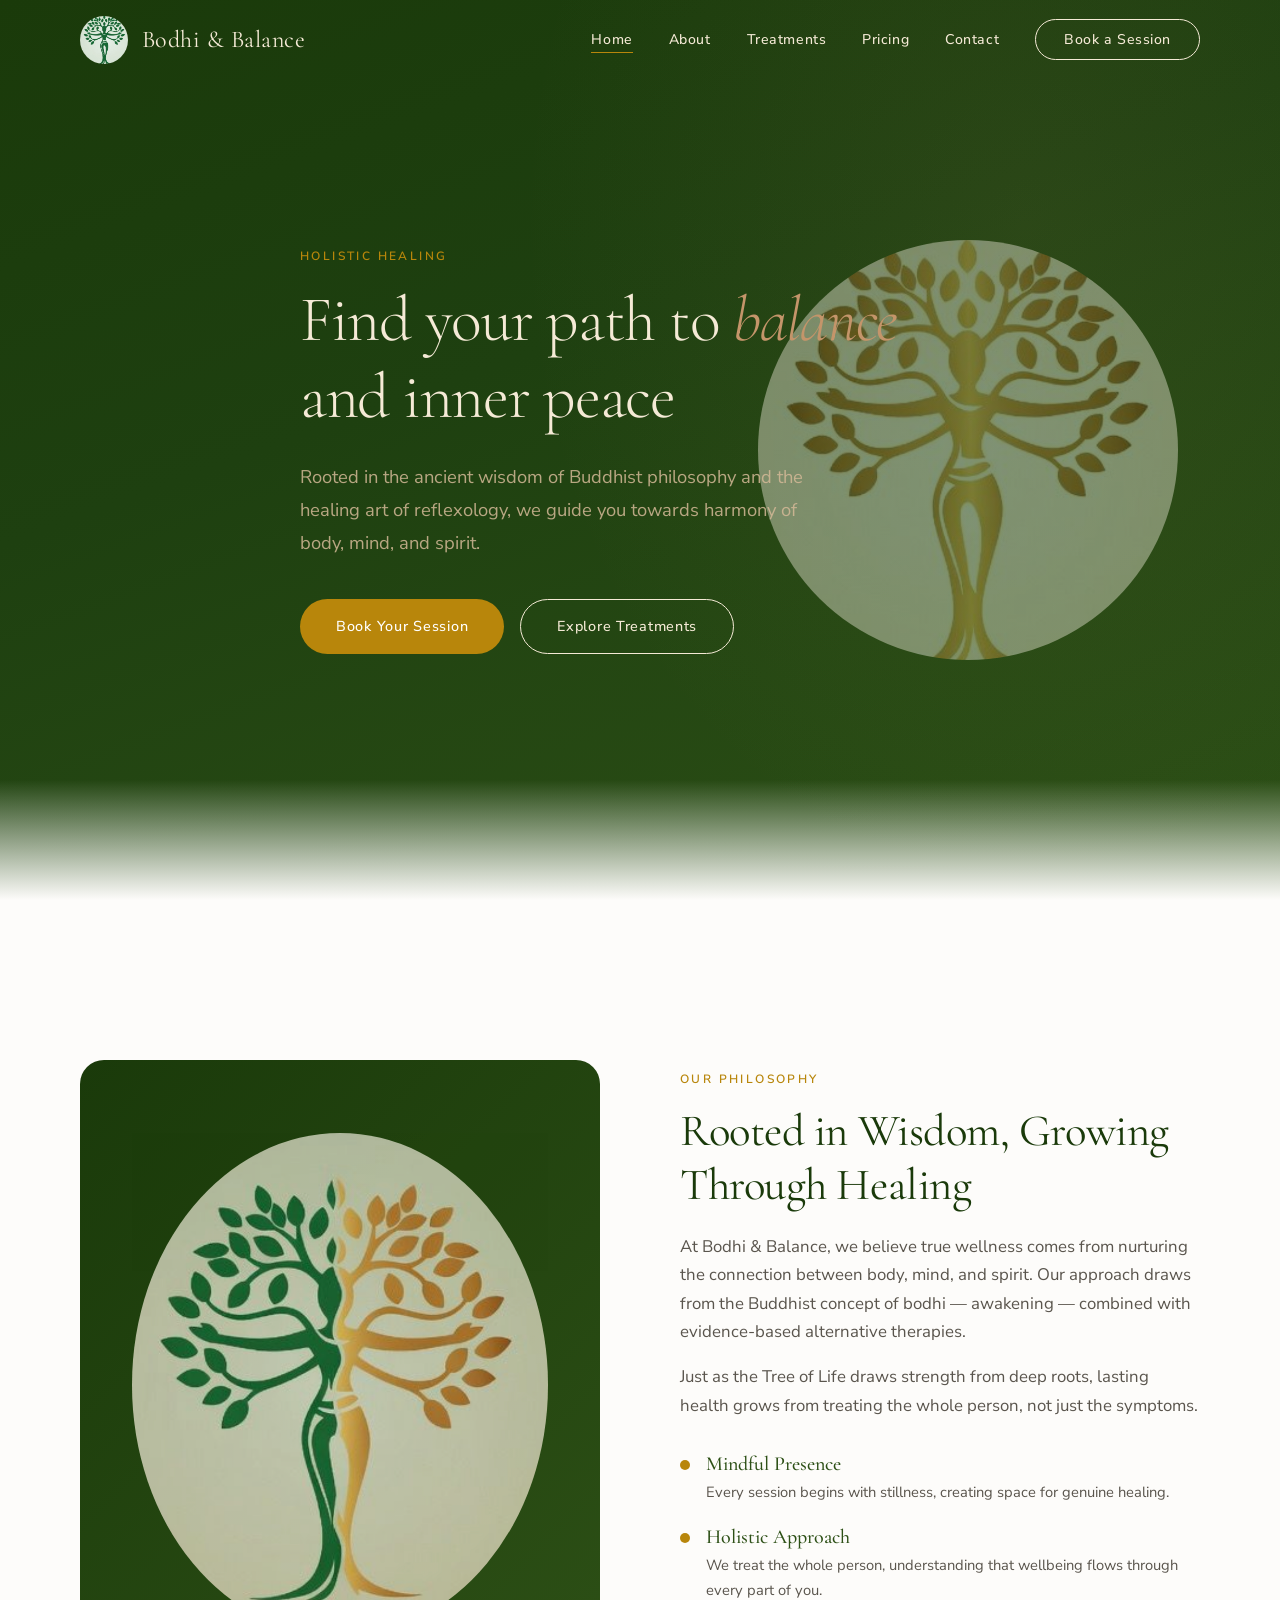
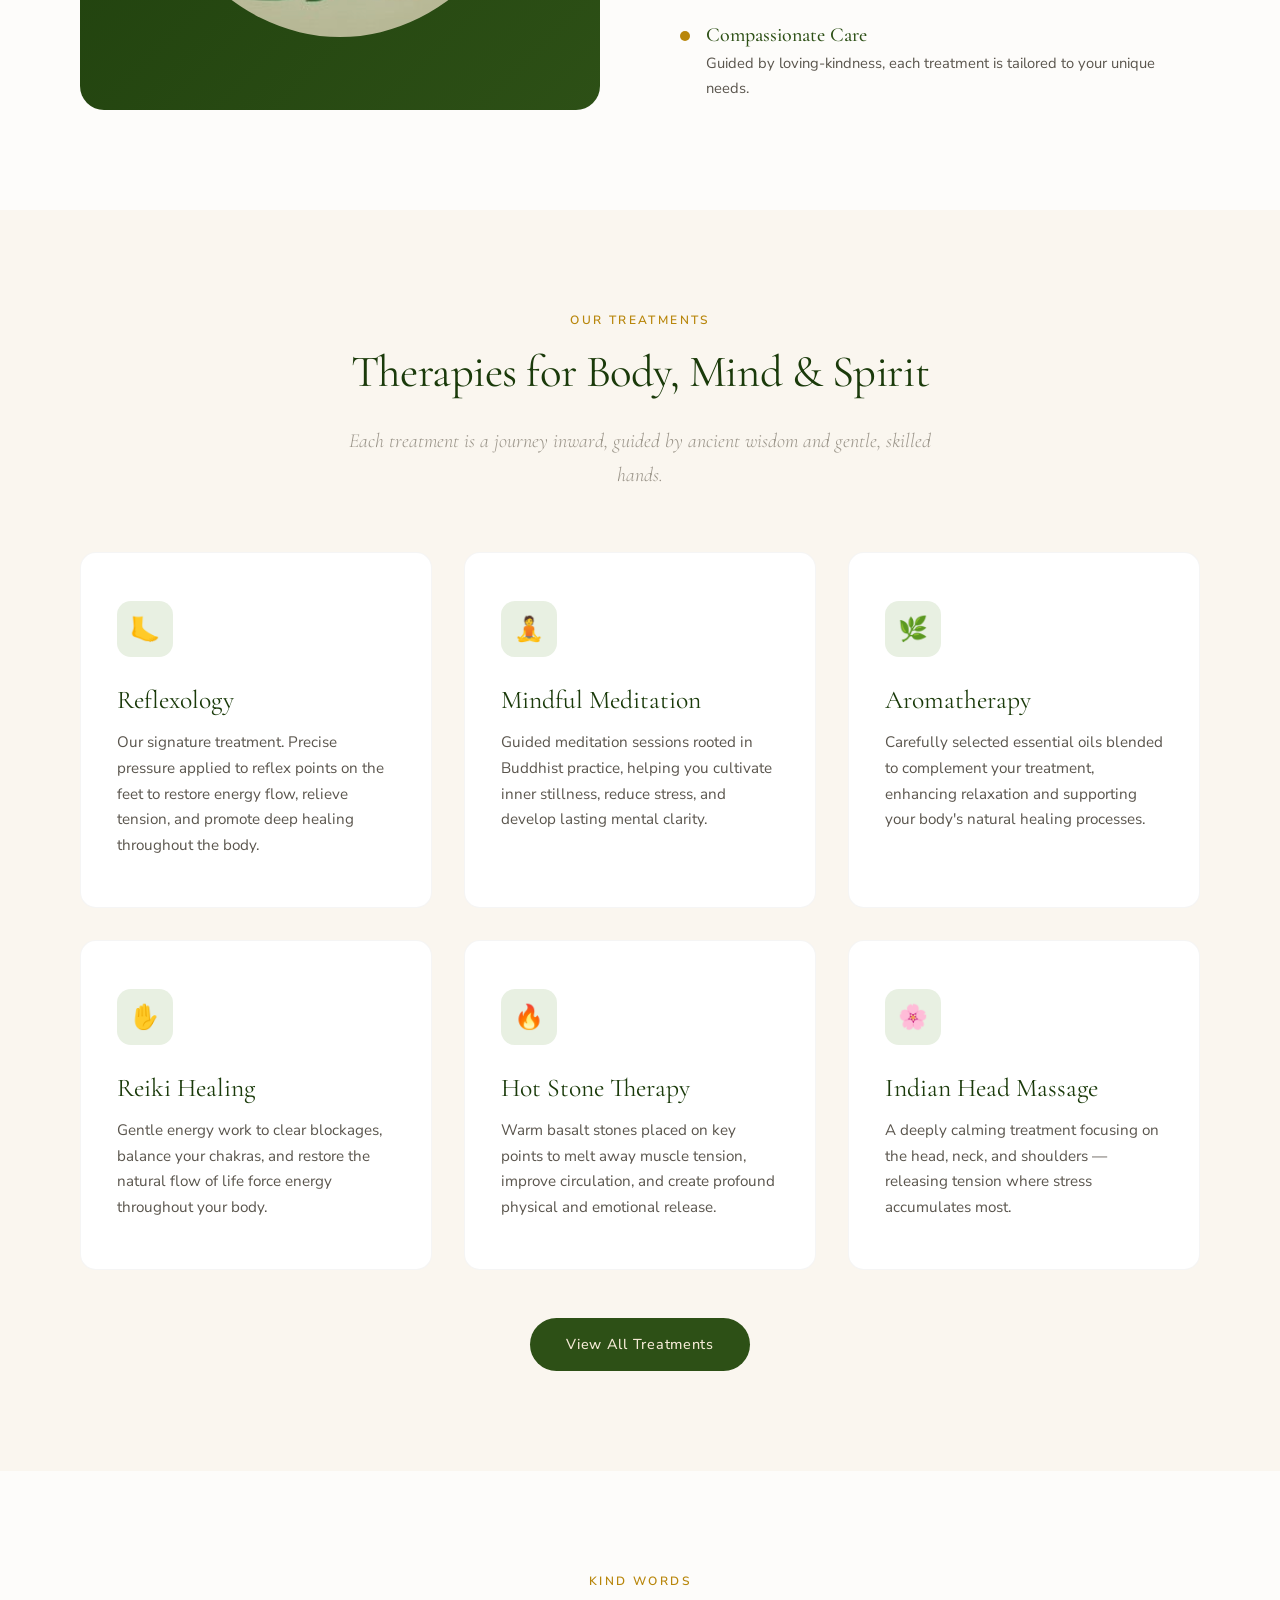
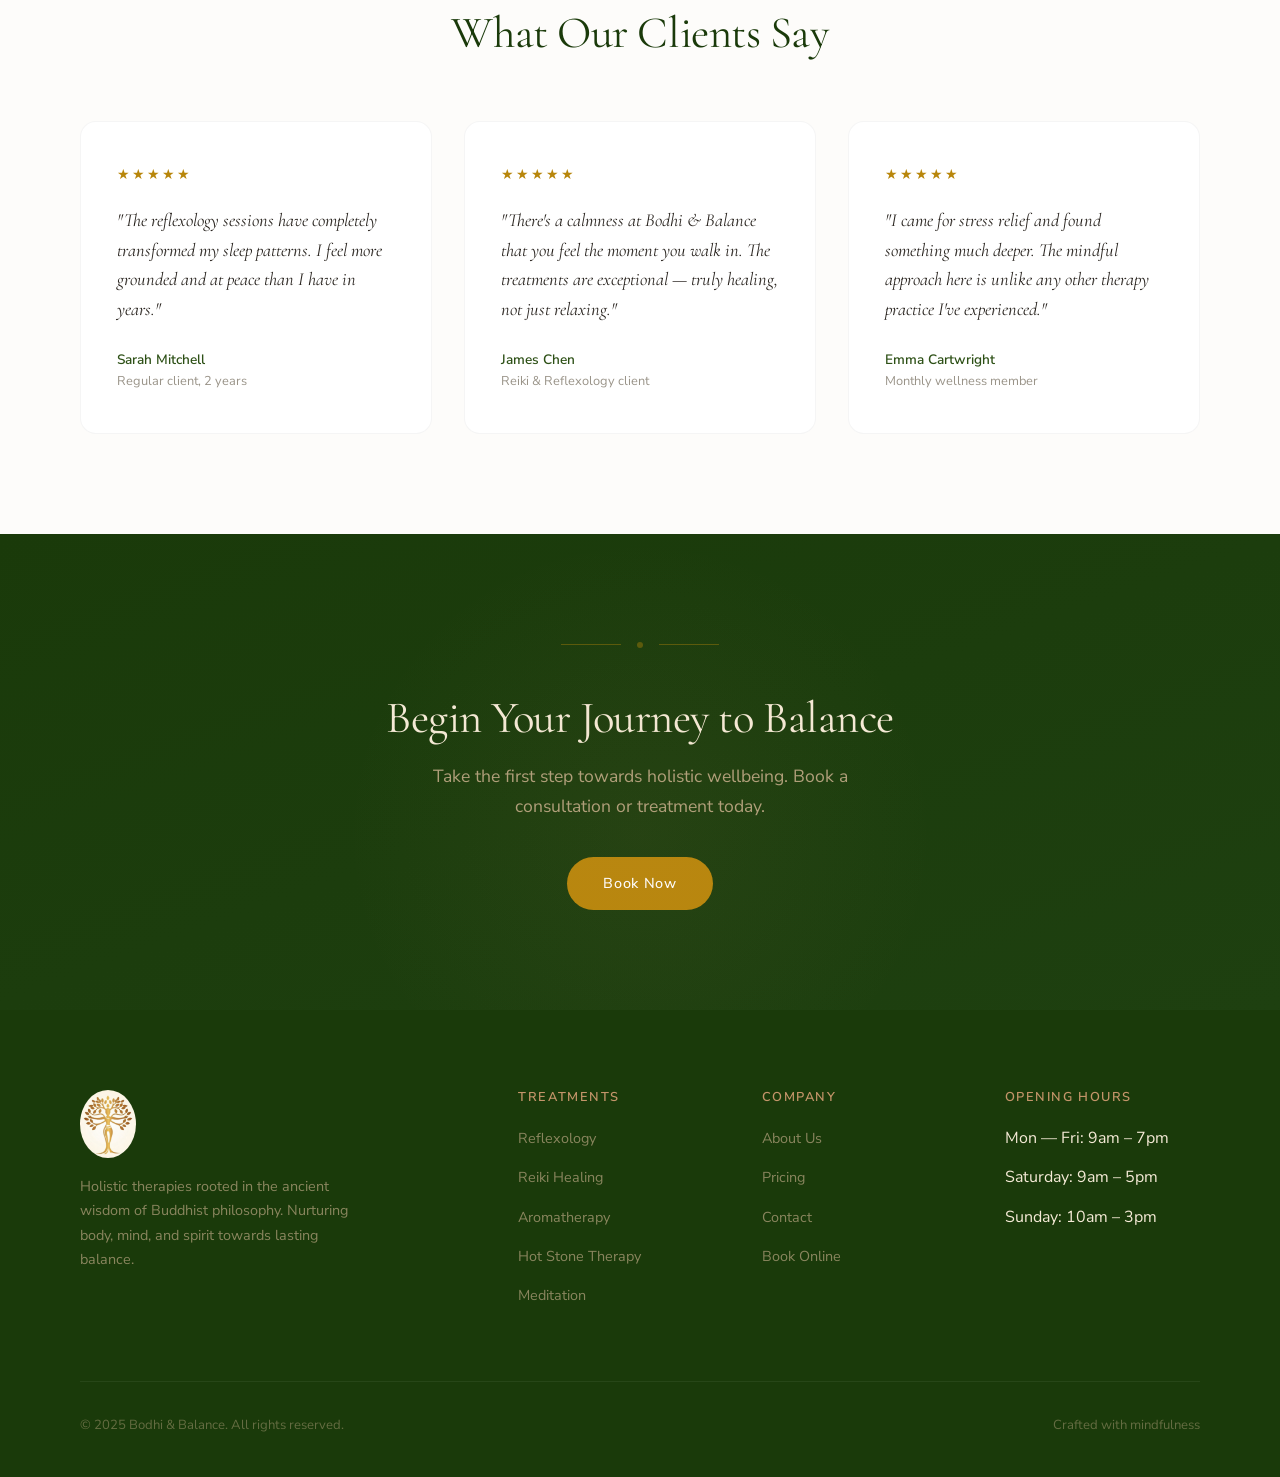
<file: index.html>
<!DOCTYPE html>
<html lang="en">
<head>
  <meta charset="UTF-8">
  <meta name="viewport" content="width=device-width, initial-scale=1.0">
  <title>Bodhi & Balance — Alternative Therapies & Reflexology</title>
  <meta name="description" content="Bodhi & Balance offers holistic alternative therapies with a strong focus on reflexology treatment, rooted in the mindful traditions of Buddhism.">
  <link rel="icon" href="images/green_logo_v5.png" type="image/png">
  <link rel="stylesheet" href="css/styles.css">
</head>
<body>

<!-- ═══════════ NAVIGATION ═══════════ -->
<nav class="navbar">
  <div class="container">
    <a href="index.html" class="nav-brand">
      <img src="images/green_logo_v5.png" alt="Bodhi & Balance logo">
      <span class="nav-brand-text">Bodhi & Balance</span>
    </a>
    <ul class="nav-links">
      <li><a href="index.html" class="active">Home</a></li>
      <li><a href="about.html">About</a></li>
      <li><a href="services.html">Treatments</a></li>
      <li><a href="pricing.html">Pricing</a></li>
      <li><a href="contact.html">Contact</a></li>
      <li><a href="booking.html" class="nav-book">Book a Session</a></li>
    </ul>
    <button class="nav-toggle" aria-label="Menu">
      <span></span><span></span><span></span>
    </button>
  </div>
</nav>

<!-- ═══════════ HERO ═══════════ -->
<section class="hero">
  <div class="hero-logo" aria-hidden="true">
    <img src="images/Golden_logo_v5.png" alt="">
  </div>
  <div class="container">
    <div class="hero-content">
      <span class="section-label">Holistic Healing</span>
      <h1>Find your path to <em>balance</em> and inner peace</h1>
      <p>Rooted in the ancient wisdom of Buddhist philosophy and the healing art of reflexology, we guide you towards harmony of body, mind, and spirit.</p>
      <div class="hero-buttons">
        <a href="booking.html" class="btn btn-gold">Book Your Session</a>
        <a href="services.html" class="btn btn-outline" style="border-color: var(--gold-pale); color: var(--gold-pale);">Explore Treatments</a>
      </div>
    </div>
  </div>
</section>

<!-- ═══════════ PHILOSOPHY INTRO ═══════════ -->
<section style="padding: var(--section-padding);">
  <div class="container">
    <div class="philosophy-grid">
      <div class="philosophy-image fade-in">
        <img src="images/Mixed_logo_v5.png" alt="Tree of Life">
      </div>
      <div class="philosophy-content fade-in">
        <span class="section-label">Our Philosophy</span>
        <h2>Rooted in Wisdom, Growing Through Healing</h2>
        <p>At Bodhi & Balance, we believe true wellness comes from nurturing the connection between body, mind, and spirit. Our approach draws from the Buddhist concept of bodhi — awakening — combined with evidence-based alternative therapies.</p>
        <p>Just as the Tree of Life draws strength from deep roots, lasting health grows from treating the whole person, not just the symptoms.</p>
        <div class="philosophy-values">
          <div class="value-item">
            <div class="value-dot"></div>
            <div>
              <h4>Mindful Presence</h4>
              <p>Every session begins with stillness, creating space for genuine healing.</p>
            </div>
          </div>
          <div class="value-item">
            <div class="value-dot"></div>
            <div>
              <h4>Holistic Approach</h4>
              <p>We treat the whole person, understanding that wellbeing flows through every part of you.</p>
            </div>
          </div>
          <div class="value-item">
            <div class="value-dot"></div>
            <div>
              <h4>Compassionate Care</h4>
              <p>Guided by loving-kindness, each treatment is tailored to your unique needs.</p>
            </div>
          </div>
        </div>
      </div>
    </div>
  </div>
</section>

<!-- ═══════════ SERVICES OVERVIEW ═══════════ -->
<section class="section-cream">
  <div class="container">
    <div style="text-align: center; max-width: 640px; margin: 0 auto;">
      <span class="section-label">Our Treatments</span>
      <h2 class="section-title">Therapies for Body, Mind & Spirit</h2>
      <p class="section-subtitle" style="margin: 0 auto;">Each treatment is a journey inward, guided by ancient wisdom and gentle, skilled hands.</p>
    </div>
    <div class="features-grid">
      <div class="feature-card fade-in">
        <div class="feature-icon">🦶</div>
        <h3>Reflexology</h3>
        <p>Our signature treatment. Precise pressure applied to reflex points on the feet to restore energy flow, relieve tension, and promote deep healing throughout the body.</p>
      </div>
      <div class="feature-card fade-in">
        <div class="feature-icon">🧘</div>
        <h3>Mindful Meditation</h3>
        <p>Guided meditation sessions rooted in Buddhist practice, helping you cultivate inner stillness, reduce stress, and develop lasting mental clarity.</p>
      </div>
      <div class="feature-card fade-in">
        <div class="feature-icon">🌿</div>
        <h3>Aromatherapy</h3>
        <p>Carefully selected essential oils blended to complement your treatment, enhancing relaxation and supporting your body's natural healing processes.</p>
      </div>
      <div class="feature-card fade-in">
        <div class="feature-icon">✋</div>
        <h3>Reiki Healing</h3>
        <p>Gentle energy work to clear blockages, balance your chakras, and restore the natural flow of life force energy throughout your body.</p>
      </div>
      <div class="feature-card fade-in">
        <div class="feature-icon">🔥</div>
        <h3>Hot Stone Therapy</h3>
        <p>Warm basalt stones placed on key points to melt away muscle tension, improve circulation, and create profound physical and emotional release.</p>
      </div>
      <div class="feature-card fade-in">
        <div class="feature-icon">🌸</div>
        <h3>Indian Head Massage</h3>
        <p>A deeply calming treatment focusing on the head, neck, and shoulders — releasing tension where stress accumulates most.</p>
      </div>
    </div>
    <div style="text-align: center; margin-top: 48px;">
      <a href="services.html" class="btn btn-primary">View All Treatments</a>
    </div>
  </div>
</section>

<!-- ═══════════ TESTIMONIALS ═══════════ -->
<section>
  <div class="container">
    <div style="text-align: center; max-width: 640px; margin: 0 auto;">
      <span class="section-label">Kind Words</span>
      <h2 class="section-title">What Our Clients Say</h2>
    </div>
    <div class="testimonials-container">
      <div class="testimonial-card fade-in">
        <div class="testimonial-stars">★★★★★</div>
        <blockquote>"The reflexology sessions have completely transformed my sleep patterns. I feel more grounded and at peace than I have in years."</blockquote>
        <div class="testimonial-author">Sarah Mitchell</div>
        <div class="testimonial-role">Regular client, 2 years</div>
      </div>
      <div class="testimonial-card fade-in">
        <div class="testimonial-stars">★★★★★</div>
        <blockquote>"There's a calmness at Bodhi & Balance that you feel the moment you walk in. The treatments are exceptional — truly healing, not just relaxing."</blockquote>
        <div class="testimonial-author">James Chen</div>
        <div class="testimonial-role">Reiki & Reflexology client</div>
      </div>
      <div class="testimonial-card fade-in">
        <div class="testimonial-stars">★★★★★</div>
        <blockquote>"I came for stress relief and found something much deeper. The mindful approach here is unlike any other therapy practice I've experienced."</blockquote>
        <div class="testimonial-author">Emma Cartwright</div>
        <div class="testimonial-role">Monthly wellness member</div>
      </div>
    </div>
  </div>
</section>

<!-- ═══════════ CTA ═══════════ -->
<section class="cta-section">
  <div class="container">
    <div class="divider" style="margin-bottom: 36px;">
      <div class="divider-line"></div>
      <div class="divider-dot"></div>
      <div class="divider-line"></div>
    </div>
    <h2>Begin Your Journey to Balance</h2>
    <p>Take the first step towards holistic wellbeing. Book a consultation or treatment today.</p>
    <a href="booking.html" class="btn btn-gold">Book Now</a>
  </div>
</section>

<!-- ═══════════ FOOTER ═══════════ -->
<footer class="footer">
  <div class="container">
    <div class="footer-grid">
      <div class="footer-brand">
        <img src="images/Golden_logo_v5.png" alt="Bodhi & Balance">
        <p>Holistic therapies rooted in the ancient wisdom of Buddhist philosophy. Nurturing body, mind, and spirit towards lasting balance.</p>
      </div>
      <div>
        <h4>Treatments</h4>
        <ul>
          <li><a href="services.html">Reflexology</a></li>
          <li><a href="services.html">Reiki Healing</a></li>
          <li><a href="services.html">Aromatherapy</a></li>
          <li><a href="services.html">Hot Stone Therapy</a></li>
          <li><a href="services.html">Meditation</a></li>
        </ul>
      </div>
      <div>
        <h4>Company</h4>
        <ul>
          <li><a href="about.html">About Us</a></li>
          <li><a href="pricing.html">Pricing</a></li>
          <li><a href="contact.html">Contact</a></li>
          <li><a href="booking.html">Book Online</a></li>
        </ul>
      </div>
      <div>
        <h4>Opening Hours</h4>
        <ul>
          <li>Mon — Fri: 9am – 7pm</li>
          <li>Saturday: 9am – 5pm</li>
          <li>Sunday: 10am – 3pm</li>
        </ul>
      </div>
    </div>
    <div class="footer-bottom">
      <span>&copy; 2025 Bodhi & Balance. All rights reserved.</span>
      <span>Crafted with mindfulness</span>
    </div>
  </div>
</footer>

<script src="js/main.js"></script>
</body>
</html>
</file>
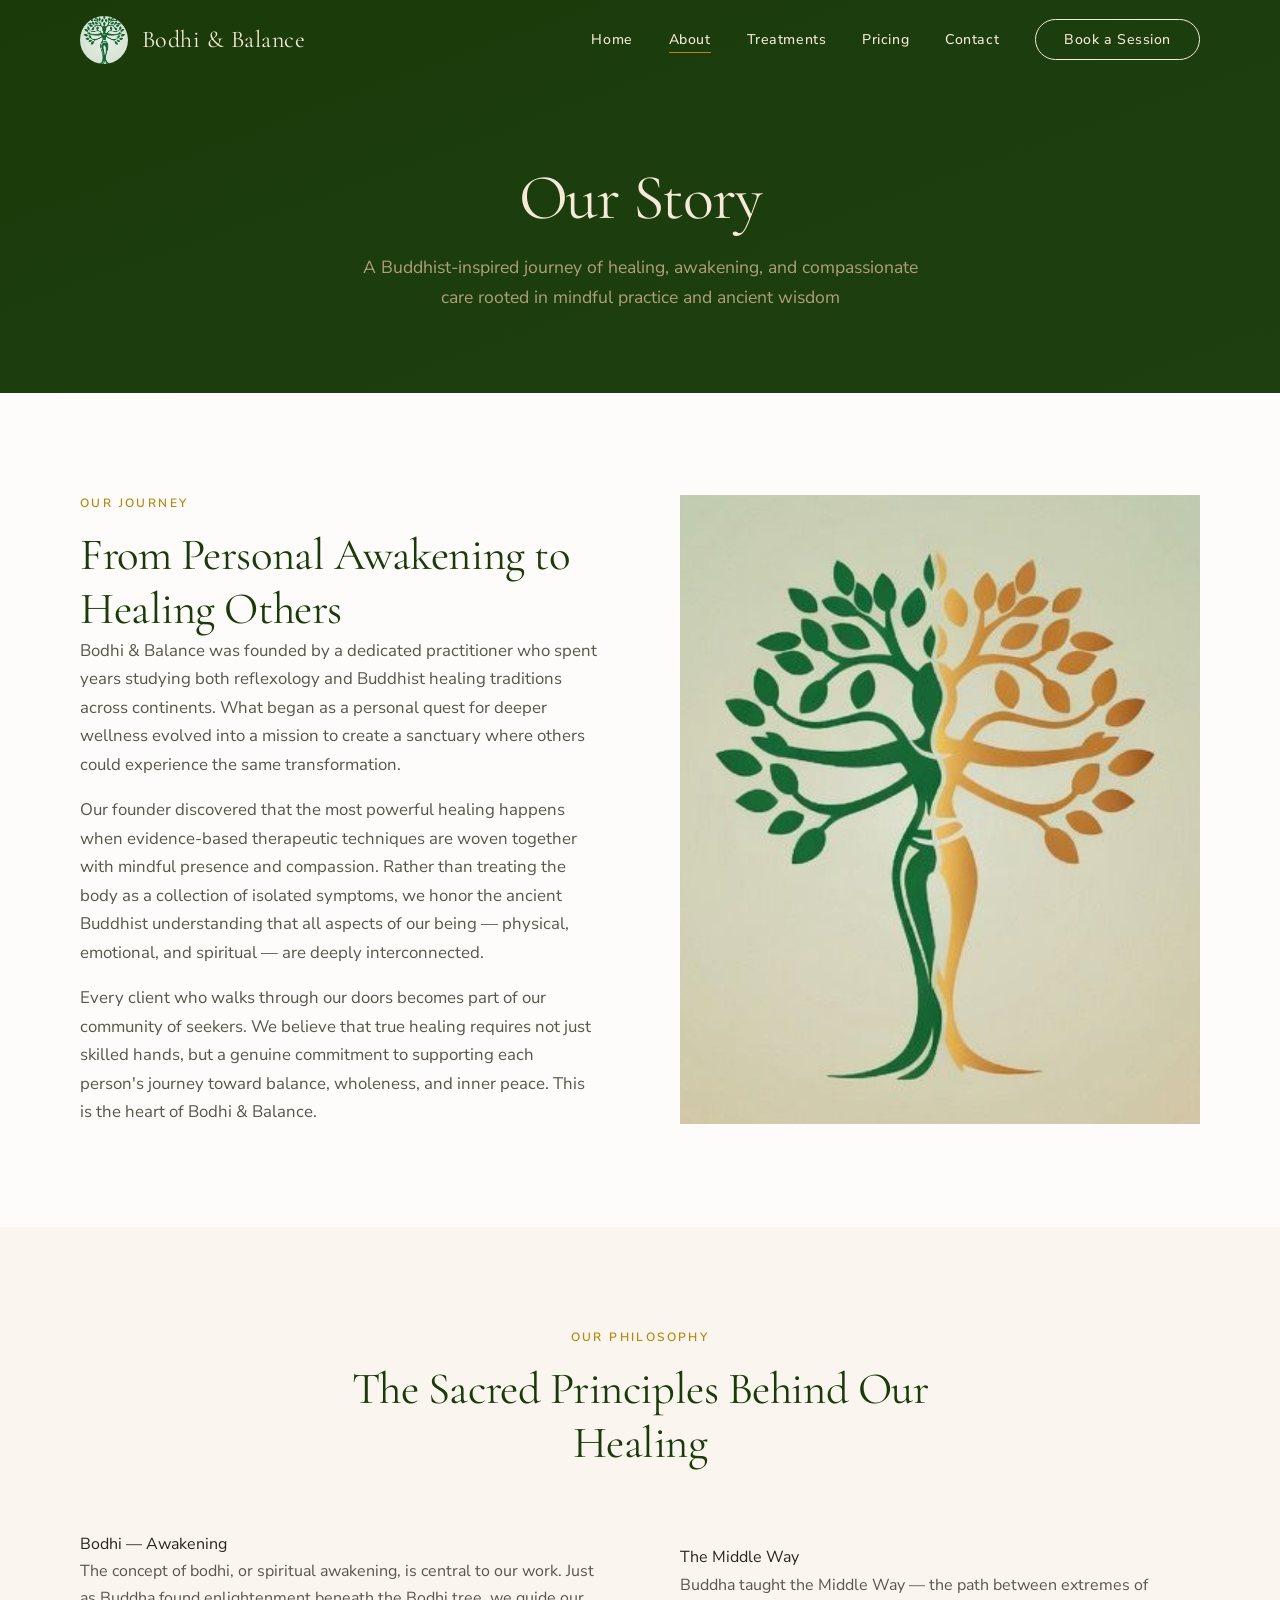
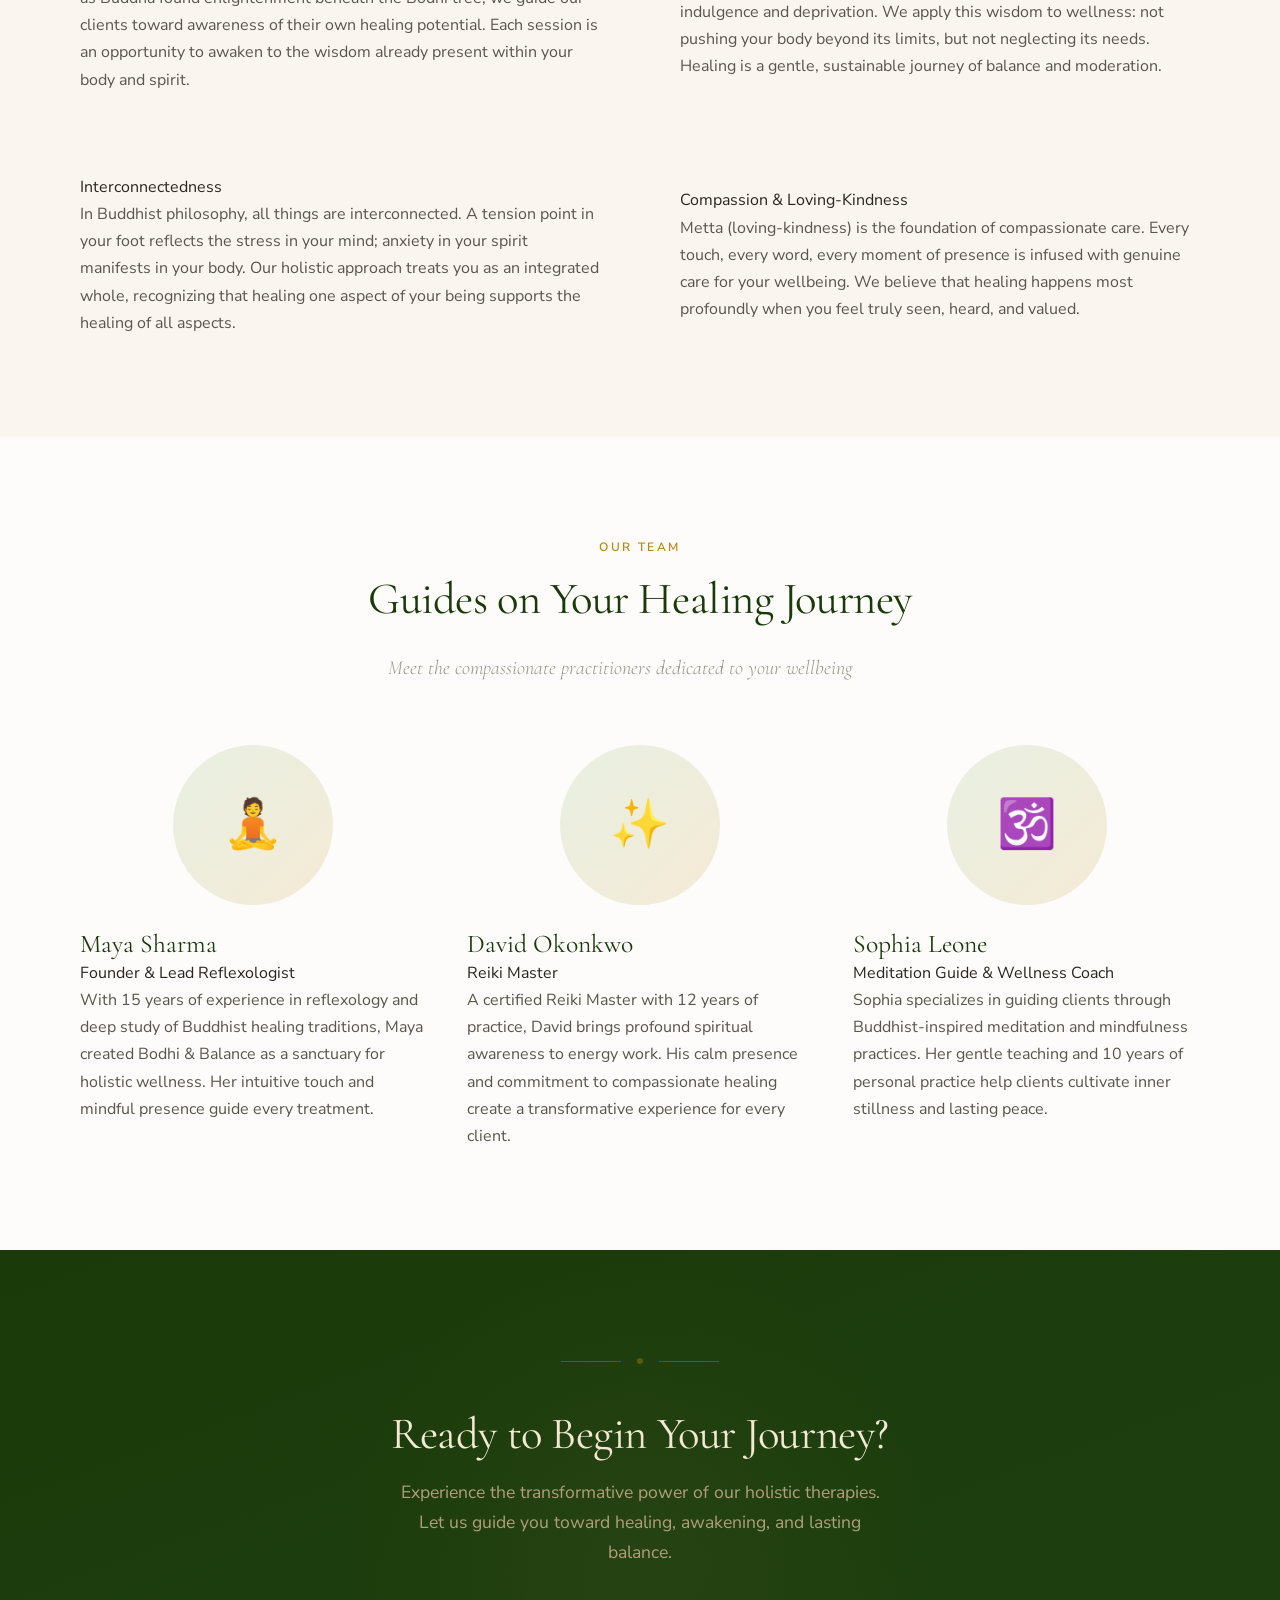
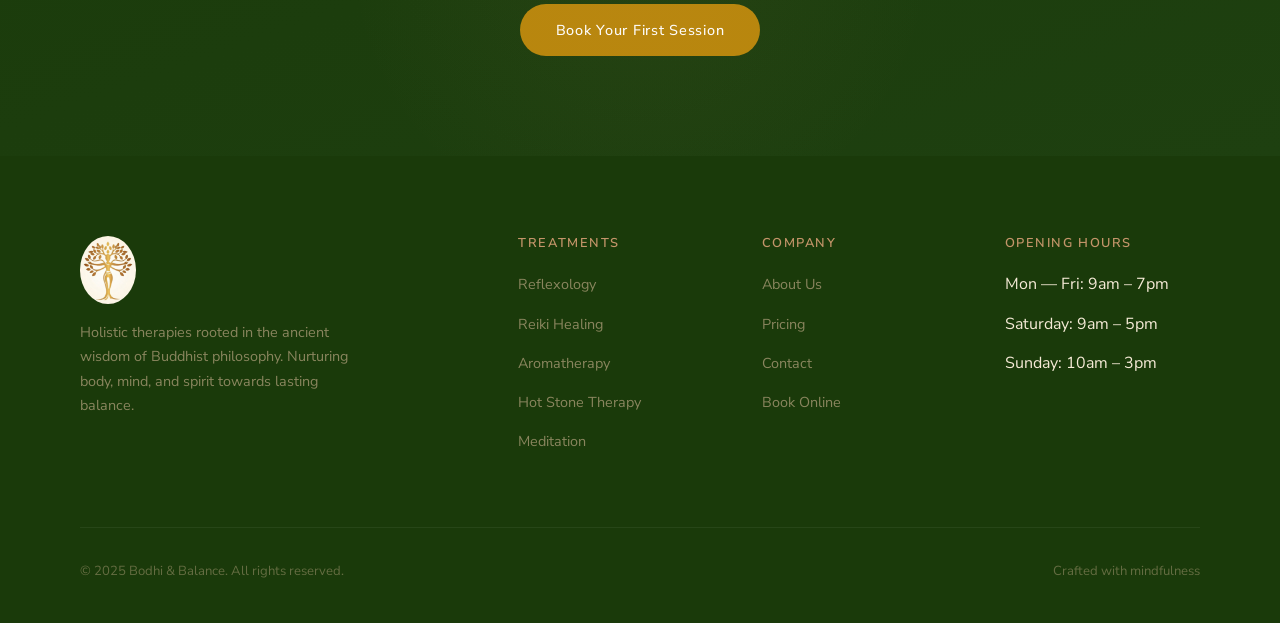
<file: about.html>
<!DOCTYPE html>
<html lang="en">
<head>
  <meta charset="UTF-8">
  <meta name="viewport" content="width=device-width, initial-scale=1.0">
  <title>About Us — Bodhi & Balance</title>
  <meta name="description" content="Learn about Bodhi & Balance, our founding story, philosophy, and team dedicated to holistic healing through reflexology and Buddhist-inspired practices.">
  <link rel="icon" href="images/green_logo_v5.png" type="image/png">
  <link rel="stylesheet" href="css/styles.css">
</head>
<body>

<!-- ═══════════ NAVIGATION ═══════════ -->
<nav class="navbar">
  <div class="container">
    <a href="index.html" class="nav-brand">
      <img src="images/green_logo_v5.png" alt="Bodhi & Balance logo">
      <span class="nav-brand-text">Bodhi & Balance</span>
    </a>
    <ul class="nav-links">
      <li><a href="index.html">Home</a></li>
      <li><a href="about.html" class="active">About</a></li>
      <li><a href="services.html">Treatments</a></li>
      <li><a href="pricing.html">Pricing</a></li>
      <li><a href="contact.html">Contact</a></li>
      <li><a href="booking.html" class="nav-book">Book a Session</a></li>
    </ul>
    <button class="nav-toggle" aria-label="Menu">
      <span></span><span></span><span></span>
    </button>
  </div>
</nav>

<!-- ═══════════ PAGE HEADER ═══════════ -->
<section class="page-header">
  <div class="container">
    <h1>Our Story</h1>
    <p>A Buddhist-inspired journey of healing, awakening, and compassionate care rooted in mindful practice and ancient wisdom</p>
  </div>
</section>

<!-- ═══════════ ABOUT STORY ═══════════ -->
<section style="padding: var(--section-padding);">
  <div class="container">
    <div class="about-story fade-in">
      <div class="about-story-text">
        <span class="section-label">Our Journey</span>
        <h2>From Personal Awakening to Healing Others</h2>
        <p>Bodhi & Balance was founded by a dedicated practitioner who spent years studying both reflexology and Buddhist healing traditions across continents. What began as a personal quest for deeper wellness evolved into a mission to create a sanctuary where others could experience the same transformation.</p>
        <p>Our founder discovered that the most powerful healing happens when evidence-based therapeutic techniques are woven together with mindful presence and compassion. Rather than treating the body as a collection of isolated symptoms, we honor the ancient Buddhist understanding that all aspects of our being — physical, emotional, and spiritual — are deeply interconnected.</p>
        <p>Every client who walks through our doors becomes part of our community of seekers. We believe that true healing requires not just skilled hands, but a genuine commitment to supporting each person's journey toward balance, wholeness, and inner peace. This is the heart of Bodhi & Balance.</p>
      </div>
      <div class="about-story-image">
        <img src="images/Mixed_logo_v5.png" alt="Bodhi & Balance symbol">
      </div>
    </div>
  </div>
</section>

<!-- ═══════════ PHILOSOPHY ═══════════ -->
<section class="section-cream">
  <div class="container">
    <div style="text-align: center; max-width: 640px; margin: 0 auto; margin-bottom: 48px;">
      <span class="section-label">Our Philosophy</span>
      <h2 class="section-title">The Sacred Principles Behind Our Healing</h2>
    </div>

    <div class="philosophy-grid">
      <div class="philosophy-card fade-in">
        <div class="philosophy-card-title">Bodhi — Awakening</div>
        <p>The concept of bodhi, or spiritual awakening, is central to our work. Just as Buddha found enlightenment beneath the Bodhi tree, we guide our clients toward awareness of their own healing potential. Each session is an opportunity to awaken to the wisdom already present within your body and spirit.</p>
      </div>

      <div class="philosophy-card fade-in">
        <div class="philosophy-card-title">The Middle Way</div>
        <p>Buddha taught the Middle Way — the path between extremes of indulgence and deprivation. We apply this wisdom to wellness: not pushing your body beyond its limits, but not neglecting its needs. Healing is a gentle, sustainable journey of balance and moderation.</p>
      </div>

      <div class="philosophy-card fade-in">
        <div class="philosophy-card-title">Interconnectedness</div>
        <p>In Buddhist philosophy, all things are interconnected. A tension point in your foot reflects the stress in your mind; anxiety in your spirit manifests in your body. Our holistic approach treats you as an integrated whole, recognizing that healing one aspect of your being supports the healing of all aspects.</p>
      </div>

      <div class="philosophy-card fade-in">
        <div class="philosophy-card-title">Compassion & Loving-Kindness</div>
        <p>Metta (loving-kindness) is the foundation of compassionate care. Every touch, every word, every moment of presence is infused with genuine care for your wellbeing. We believe that healing happens most profoundly when you feel truly seen, heard, and valued.</p>
      </div>
    </div>
  </div>
</section>

<!-- ═══════════ TEAM ═══════════ -->
<section style="padding: var(--section-padding);">
  <div class="container">
    <div style="text-align: center; max-width: 640px; margin: 0 auto; margin-bottom: 48px;">
      <span class="section-label">Our Team</span>
      <h2 class="section-title">Guides on Your Healing Journey</h2>
      <p class="section-subtitle">Meet the compassionate practitioners dedicated to your wellbeing</p>
    </div>

    <div class="team-grid">
      <div class="team-member fade-in">
        <div class="team-avatar">🧘</div>
        <h3>Maya Sharma</h3>
        <div class="team-role">Founder & Lead Reflexologist</div>
        <p>With 15 years of experience in reflexology and deep study of Buddhist healing traditions, Maya created Bodhi & Balance as a sanctuary for holistic wellness. Her intuitive touch and mindful presence guide every treatment.</p>
      </div>

      <div class="team-member fade-in">
        <div class="team-avatar">✨</div>
        <h3>David Okonkwo</h3>
        <div class="team-role">Reiki Master</div>
        <p>A certified Reiki Master with 12 years of practice, David brings profound spiritual awareness to energy work. His calm presence and commitment to compassionate healing create a transformative experience for every client.</p>
      </div>

      <div class="team-member fade-in">
        <div class="team-avatar">🕉️</div>
        <h3>Sophia Leone</h3>
        <div class="team-role">Meditation Guide & Wellness Coach</div>
        <p>Sophia specializes in guiding clients through Buddhist-inspired meditation and mindfulness practices. Her gentle teaching and 10 years of personal practice help clients cultivate inner stillness and lasting peace.</p>
      </div>
    </div>
  </div>
</section>

<!-- ═══════════ CTA ═══════════ -->
<section class="cta-section">
  <div class="container">
    <div class="divider" style="margin-bottom: 36px;">
      <div class="divider-line"></div>
      <div class="divider-dot"></div>
      <div class="divider-line"></div>
    </div>
    <h2>Ready to Begin Your Journey?</h2>
    <p>Experience the transformative power of our holistic therapies. Let us guide you toward healing, awakening, and lasting balance.</p>
    <a href="booking.html" class="btn btn-gold">Book Your First Session</a>
  </div>
</section>

<!-- ═══════════ FOOTER ═══════════ -->
<footer class="footer">
  <div class="container">
    <div class="footer-grid">
      <div class="footer-brand">
        <img src="images/Golden_logo_v5.png" alt="Bodhi & Balance">
        <p>Holistic therapies rooted in the ancient wisdom of Buddhist philosophy. Nurturing body, mind, and spirit towards lasting balance.</p>
      </div>
      <div>
        <h4>Treatments</h4>
        <ul>
          <li><a href="services.html">Reflexology</a></li>
          <li><a href="services.html">Reiki Healing</a></li>
          <li><a href="services.html">Aromatherapy</a></li>
          <li><a href="services.html">Hot Stone Therapy</a></li>
          <li><a href="services.html">Meditation</a></li>
        </ul>
      </div>
      <div>
        <h4>Company</h4>
        <ul>
          <li><a href="about.html">About Us</a></li>
          <li><a href="pricing.html">Pricing</a></li>
          <li><a href="contact.html">Contact</a></li>
          <li><a href="booking.html">Book Online</a></li>
        </ul>
      </div>
      <div>
        <h4>Opening Hours</h4>
        <ul>
          <li>Mon — Fri: 9am – 7pm</li>
          <li>Saturday: 9am – 5pm</li>
          <li>Sunday: 10am – 3pm</li>
        </ul>
      </div>
    </div>
    <div class="footer-bottom">
      <span>&copy; 2025 Bodhi & Balance. All rights reserved.</span>
      <span>Crafted with mindfulness</span>
    </div>
  </div>
</footer>

<script src="js/main.js"></script>
</body>
</html>
</file>
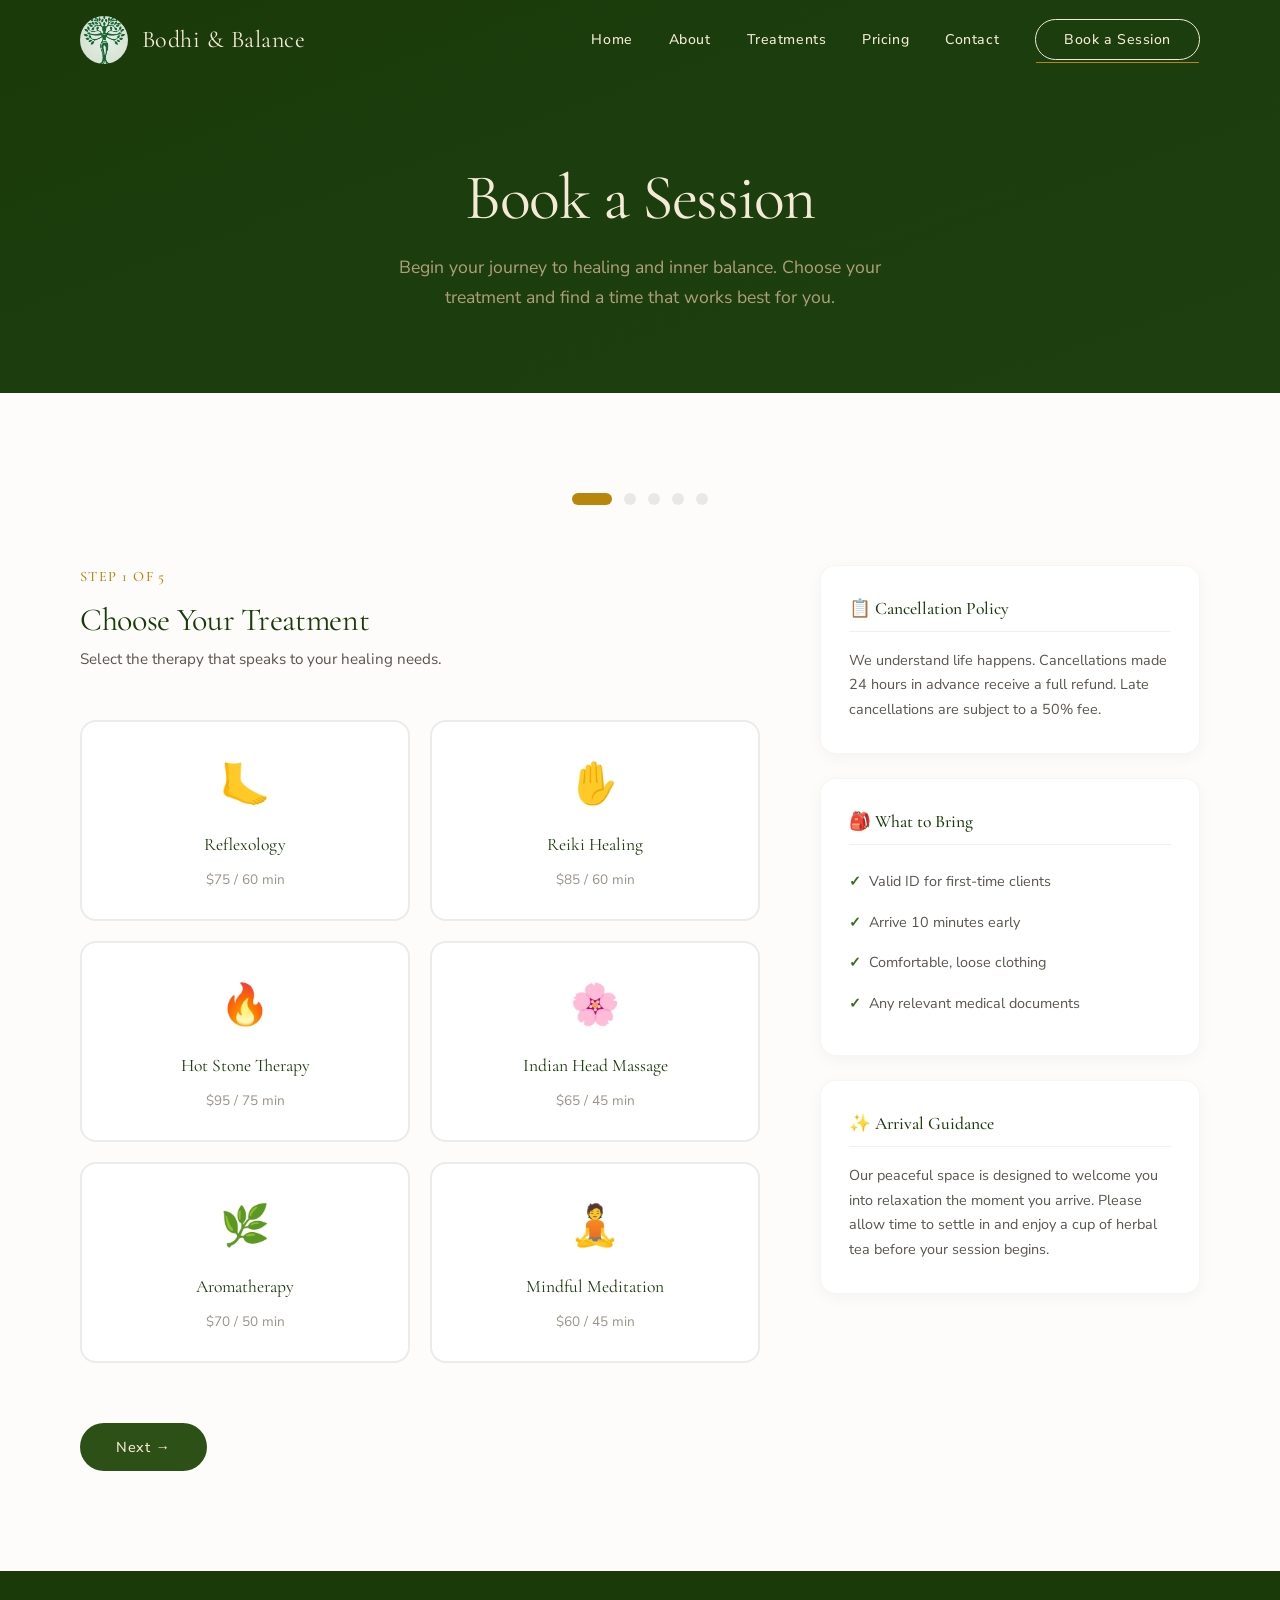
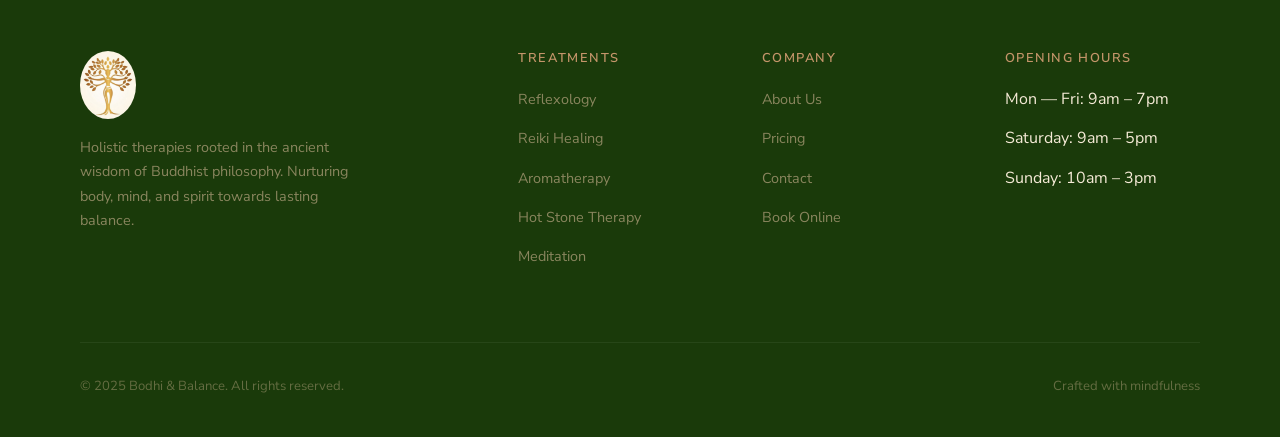
<file: booking.html>
<!DOCTYPE html>
<html lang="en">
<head>
  <meta charset="UTF-8">
  <meta name="viewport" content="width=device-width, initial-scale=1.0">
  <title>Book a Session — Bodhi & Balance</title>
  <meta name="description" content="Book your healing session at Bodhi & Balance. Choose from reflexology, reiki, and other alternative therapies.">
  <link rel="icon" href="images/green_logo_v5.png" type="image/png">
  <link rel="stylesheet" href="css/styles.css">
  <style>
    /* ═══════════ BOOKING PAGE STYLES ═══════════ */
    .booking-container {
      display: grid;
      grid-template-columns: 1fr 380px;
      gap: 60px;
      margin-top: 60px;
    }

    .booking-form-wrapper {
      max-width: 700px;
    }

    .booking-step {
      display: none;
      opacity: 0;
      transform: translateY(30px);
      transition: opacity 0.4s var(--ease-gentle), transform 0.4s var(--ease-gentle);
    }

    .booking-step.active {
      display: block;
      opacity: 1;
      transform: translateY(0);
    }

    .step-header {
      margin-bottom: 48px;
    }

    .step-number {
      font-family: var(--font-heading);
      font-size: 0.9rem;
      font-weight: 500;
      color: var(--gold);
      text-transform: uppercase;
      letter-spacing: 0.1em;
      margin-bottom: 12px;
    }

    .step-title {
      font-family: var(--font-heading);
      font-size: 2rem;
      color: var(--green-deep);
      margin-bottom: 8px;
    }

    .step-description {
      font-size: 0.95rem;
      color: var(--text-secondary);
      line-height: 1.6;
    }

    /* ═══════════ TREATMENT CARDS ═══════════ */
    .treatment-options {
      display: grid;
      grid-template-columns: repeat(2, 1fr);
      gap: 20px;
      margin-top: 40px;
    }

    .treatment-option {
      position: relative;
      cursor: pointer;
    }

    .treatment-option input[type="radio"] {
      display: none;
    }

    .treatment-card-clickable {
      padding: 28px 24px;
      border: 2px solid rgba(0, 0, 0, 0.08);
      border-radius: 16px;
      background: var(--white);
      transition: all 0.3s var(--ease-gentle);
      text-align: center;
    }

    .treatment-option input[type="radio"]:checked + .treatment-card-clickable {
      border-color: var(--green-mid);
      background: var(--green-pale);
      box-shadow: 0 8px 24px rgba(58, 107, 30, 0.15);
    }

    .treatment-option:hover .treatment-card-clickable {
      border-color: var(--green-mid);
      transform: translateY(-2px);
    }

    .treatment-card-icon {
      font-size: 2.5rem;
      margin-bottom: 12px;
      display: block;
    }

    .treatment-card-name {
      font-family: var(--font-heading);
      font-size: 1.1rem;
      color: var(--green-deep);
      margin: 0;
      font-weight: 400;
    }

    .treatment-card-price {
      font-size: 0.85rem;
      color: var(--gray-mid);
      margin-top: 8px;
    }

    .treatment-option input[type="radio"]:checked + .treatment-card-clickable .treatment-card-name {
      color: var(--green-deep);
      font-weight: 500;
    }

    /* ═══════════ TIME SLOTS ═══════════ */
    .booking-slots {
      display: grid;
      grid-template-columns: repeat(3, 1fr);
      gap: 16px;
      margin-top: 40px;
    }

    .time-slot {
      padding: 18px 16px;
      border: 1.5px solid rgba(0, 0, 0, 0.08);
      border-radius: 12px;
      background: var(--white);
      text-align: center;
      cursor: pointer;
      transition: all 0.3s var(--ease-gentle);
      font-size: 0.95rem;
      font-weight: 500;
      color: var(--text-primary);
    }

    .time-slot:hover {
      border-color: var(--green-mid);
      transform: translateY(-2px);
    }

    .time-slot.selected {
      border-color: var(--green-mid);
      background: var(--green-pale);
      color: var(--green-deep);
      font-weight: 600;
      box-shadow: 0 6px 20px rgba(58, 107, 30, 0.15);
    }

    /* ═══════════ FORM GROUPS BOOKING ═══════════ */
    .booking-form-group {
      margin-bottom: 28px;
    }

    .booking-form-group label {
      display: block;
      font-size: 0.85rem;
      font-weight: 500;
      color: var(--text-primary);
      margin-bottom: 10px;
    }

    .booking-form-group input,
    .booking-form-group textarea {
      width: 100%;
      padding: 14px 18px;
      border: 1.5px solid rgba(0, 0, 0, 0.08);
      border-radius: 12px;
      font-family: var(--font-body);
      font-size: 0.95rem;
      background: var(--white);
      color: var(--text-primary);
      transition: border-color 0.3s;
      outline: none;
    }

    .booking-form-group input:focus,
    .booking-form-group textarea:focus {
      border-color: var(--green-mid);
      box-shadow: 0 0 0 3px rgba(58, 107, 30, 0.08);
    }

    .booking-form-group textarea {
      min-height: 120px;
      resize: vertical;
    }

    /* ═══════════ FORM NAVIGATION ═══════════ */
    .form-navigation {
      display: flex;
      gap: 16px;
      margin-top: 60px;
      justify-content: space-between;
    }

    .btn-nav {
      padding: 14px 36px;
      border-radius: 50px;
      font-family: var(--font-body);
      font-size: 0.9rem;
      font-weight: 500;
      letter-spacing: 0.05em;
      cursor: pointer;
      border: none;
      transition: all 0.4s var(--ease-gentle);
    }

    .btn-back {
      background: transparent;
      color: var(--text-primary);
      border: 1.5px solid rgba(0, 0, 0, 0.15);
    }

    .btn-back:hover {
      border-color: var(--green-mid);
      color: var(--green-mid);
    }

    .btn-next {
      background: var(--green-dark);
      color: var(--gold-pale);
    }

    .btn-next:hover {
      background: var(--green-mid);
      transform: translateY(-2px);
      box-shadow: 0 8px 30px rgba(45, 80, 22, 0.3);
    }

    .btn-submit {
      background: var(--gold);
      color: var(--white);
    }

    .btn-submit:hover {
      background: var(--gold-dark);
      transform: translateY(-2px);
      box-shadow: 0 8px 30px rgba(184, 134, 11, 0.3);
    }

    .btn-nav:disabled {
      opacity: 0.5;
      cursor: not-allowed;
      transform: none;
    }

    /* ═══════════ SUMMARY SECTION ═══════════ */
    .booking-summary {
      background: var(--gold-cream);
      padding: 40px;
      border-radius: 16px;
      margin-bottom: 40px;
    }

    .summary-item {
      display: flex;
      justify-content: space-between;
      padding: 14px 0;
      border-bottom: 1px solid rgba(0, 0, 0, 0.06);
      font-size: 0.95rem;
    }

    .summary-item:last-child {
      border-bottom: none;
    }

    .summary-label {
      color: var(--text-secondary);
      font-weight: 500;
    }

    .summary-value {
      color: var(--green-deep);
      font-weight: 600;
    }

    /* ═══════════ SIDE PANEL ═══════════ */
    .booking-sidebar {
      position: sticky;
      top: 120px;
      height: fit-content;
    }

    .sidebar-card {
      background: var(--white);
      border: 1px solid rgba(0, 0, 0, 0.04);
      border-radius: 16px;
      padding: 32px 28px;
      margin-bottom: 24px;
      box-shadow: 0 4px 16px rgba(0, 0, 0, 0.04);
    }

    .sidebar-card h4 {
      font-family: var(--font-heading);
      font-size: 1.1rem;
      color: var(--green-deep);
      margin-bottom: 16px;
      padding-bottom: 12px;
      border-bottom: 1px solid rgba(0, 0, 0, 0.06);
    }

    .sidebar-card p {
      font-size: 0.9rem;
      line-height: 1.7;
      color: var(--text-secondary);
      margin: 0 0 12px 0;
    }

    .sidebar-card p:last-child {
      margin-bottom: 0;
    }

    .sidebar-card ul {
      list-style: none;
      padding: 0;
      margin: 0;
    }

    .sidebar-card li {
      font-size: 0.9rem;
      color: var(--text-secondary);
      padding: 8px 0;
      padding-left: 20px;
      position: relative;
    }

    .sidebar-card li::before {
      content: '✓';
      position: absolute;
      left: 0;
      color: var(--green-mid);
      font-weight: 700;
    }

    /* ═══════════ PROGRESS INDICATOR ═══════════ */
    .progress-steps {
      display: flex;
      gap: 12px;
      margin-bottom: 48px;
      justify-content: center;
    }

    .progress-step {
      width: 12px;
      height: 12px;
      border-radius: 50%;
      background: rgba(0, 0, 0, 0.08);
      transition: all 0.3s var(--ease-gentle);
    }

    .progress-step.active {
      background: var(--gold);
      width: 40px;
      border-radius: 6px;
    }

    .progress-step.completed {
      background: var(--green-mid);
    }

    /* ═══════════ CONFIRMATION MESSAGE ═══════════ */
    .confirmation-message {
      display: none;
      text-align: center;
      padding: 60px 40px;
    }

    .confirmation-message.active {
      display: block;
    }

    .confirmation-icon {
      font-size: 4rem;
      margin-bottom: 24px;
    }

    .confirmation-message h2 {
      font-size: 2.2rem;
      margin-bottom: 16px;
      color: var(--green-deep);
    }

    .confirmation-message p {
      font-size: 1.05rem;
      color: var(--text-secondary);
      max-width: 500px;
      margin: 0 auto 40px;
    }

    /* ═══════════ RESPONSIVE BOOKING ═══════════ */
    @media (max-width: 1024px) {
      .booking-container {
        grid-template-columns: 1fr;
        gap: 40px;
      }

      .booking-sidebar {
        position: static;
        display: grid;
        grid-template-columns: repeat(2, 1fr);
        gap: 20px;
      }

      .sidebar-card {
        margin-bottom: 0;
      }

      .treatment-options {
        grid-template-columns: 1fr;
      }

      .booking-slots {
        grid-template-columns: repeat(2, 1fr);
      }
    }

    @media (max-width: 768px) {
      .booking-container {
        gap: 32px;
      }

      .step-title {
        font-size: 1.6rem;
      }

      .booking-slots {
        grid-template-columns: 1fr;
      }

      .booking-sidebar {
        grid-template-columns: 1fr;
      }

      .form-navigation {
        flex-direction: column-reverse;
      }

      .btn-nav {
        width: 100%;
      }

      .treatment-options {
        gap: 16px;
      }
    }
  </style>
</head>
<body>

<!-- ═══════════ NAVIGATION ═══════════ -->
<nav class="navbar">
  <div class="container">
    <a href="index.html" class="nav-brand">
      <img src="images/green_logo_v5.png" alt="Bodhi & Balance logo">
      <span class="nav-brand-text">Bodhi & Balance</span>
    </a>
    <ul class="nav-links">
      <li><a href="index.html">Home</a></li>
      <li><a href="about.html">About</a></li>
      <li><a href="services.html">Treatments</a></li>
      <li><a href="pricing.html">Pricing</a></li>
      <li><a href="contact.html">Contact</a></li>
      <li><a href="booking.html" class="nav-book active">Book a Session</a></li>
    </ul>
    <button class="nav-toggle" aria-label="Menu">
      <span></span><span></span><span></span>
    </button>
  </div>
</nav>

<!-- ═══════════ PAGE HEADER ═══════════ -->
<section class="page-header">
  <div class="container">
    <h1>Book a Session</h1>
    <p>Begin your journey to healing and inner balance. Choose your treatment and find a time that works best for you.</p>
  </div>
</section>

<!-- ═══════════ BOOKING SECTION ═══════════ -->
<section style="padding: var(--section-padding);">
  <div class="container">
    <!-- Progress Indicator -->
    <div class="progress-steps">
      <div class="progress-step active" id="progress-1"></div>
      <div class="progress-step" id="progress-2"></div>
      <div class="progress-step" id="progress-3"></div>
      <div class="progress-step" id="progress-4"></div>
      <div class="progress-step" id="progress-5"></div>
    </div>

    <div class="booking-container">
      <!-- MAIN FORM -->
      <div class="booking-form-wrapper">
        <form id="bookingForm">
          <!-- STEP 1: CHOOSE TREATMENT -->
          <div class="booking-step active" id="step-1">
            <div class="step-header">
              <div class="step-number">Step 1 of 5</div>
              <h2 class="step-title">Choose Your Treatment</h2>
              <p class="step-description">Select the therapy that speaks to your healing needs.</p>
            </div>

            <div class="treatment-options">
              <label class="treatment-option">
                <input type="radio" name="treatment" value="Reflexology" data-price="75">
                <div class="treatment-card-clickable">
                  <span class="treatment-card-icon">🦶</span>
                  <p class="treatment-card-name">Reflexology</p>
                  <div class="treatment-card-price">$75 / 60 min</div>
                </div>
              </label>

              <label class="treatment-option">
                <input type="radio" name="treatment" value="Reiki Healing" data-price="85">
                <div class="treatment-card-clickable">
                  <span class="treatment-card-icon">✋</span>
                  <p class="treatment-card-name">Reiki Healing</p>
                  <div class="treatment-card-price">$85 / 60 min</div>
                </div>
              </label>

              <label class="treatment-option">
                <input type="radio" name="treatment" value="Hot Stone Therapy" data-price="95">
                <div class="treatment-card-clickable">
                  <span class="treatment-card-icon">🔥</span>
                  <p class="treatment-card-name">Hot Stone Therapy</p>
                  <div class="treatment-card-price">$95 / 75 min</div>
                </div>
              </label>

              <label class="treatment-option">
                <input type="radio" name="treatment" value="Indian Head Massage" data-price="65">
                <div class="treatment-card-clickable">
                  <span class="treatment-card-icon">🌸</span>
                  <p class="treatment-card-name">Indian Head Massage</p>
                  <div class="treatment-card-price">$65 / 45 min</div>
                </div>
              </label>

              <label class="treatment-option">
                <input type="radio" name="treatment" value="Aromatherapy" data-price="70">
                <div class="treatment-card-clickable">
                  <span class="treatment-card-icon">🌿</span>
                  <p class="treatment-card-name">Aromatherapy</p>
                  <div class="treatment-card-price">$70 / 50 min</div>
                </div>
              </label>

              <label class="treatment-option">
                <input type="radio" name="treatment" value="Mindful Meditation" data-price="60">
                <div class="treatment-card-clickable">
                  <span class="treatment-card-icon">🧘</span>
                  <p class="treatment-card-name">Mindful Meditation</p>
                  <div class="treatment-card-price">$60 / 45 min</div>
                </div>
              </label>
            </div>
          </div>

          <!-- STEP 2: CHOOSE DATE -->
          <div class="booking-step" id="step-2">
            <div class="step-header">
              <div class="step-number">Step 2 of 5</div>
              <h2 class="step-title">Choose Your Date</h2>
              <p class="step-description">Select a date that works best for your schedule.</p>
            </div>

            <div class="booking-form-group">
              <label for="bookingDate">Preferred Date</label>
              <input type="date" id="bookingDate" name="date" required>
            </div>
          </div>

          <!-- STEP 3: CHOOSE TIME -->
          <div class="booking-step" id="step-3">
            <div class="step-header">
              <div class="step-number">Step 3 of 5</div>
              <h2 class="step-title">Choose Your Time</h2>
              <p class="step-description">Pick a time slot that suits you best.</p>
            </div>

            <div class="booking-slots" id="timeSlots">
              <button type="button" class="time-slot" data-time="9:00">9:00 AM</button>
              <button type="button" class="time-slot" data-time="10:30">10:30 AM</button>
              <button type="button" class="time-slot" data-time="12:00">12:00 PM</button>
              <button type="button" class="time-slot" data-time="14:00">2:00 PM</button>
              <button type="button" class="time-slot" data-time="15:30">3:30 PM</button>
              <button type="button" class="time-slot" data-time="17:00">5:00 PM</button>
            </div>
          </div>

          <!-- STEP 4: YOUR DETAILS -->
          <div class="booking-step" id="step-4">
            <div class="step-header">
              <div class="step-number">Step 4 of 5</div>
              <h2 class="step-title">Your Details</h2>
              <p class="step-description">Help us personalize your healing experience.</p>
            </div>

            <div class="booking-form-group">
              <label for="fullName">Full Name</label>
              <input type="text" id="fullName" name="fullName" required>
            </div>

            <div class="booking-form-group">
              <label for="email">Email Address</label>
              <input type="email" id="email" name="email" required>
            </div>

            <div class="booking-form-group">
              <label for="phone">Phone Number</label>
              <input type="tel" id="phone" name="phone" required>
            </div>

            <div class="booking-form-group">
              <label for="notes">Health Conditions & Notes (Optional)</label>
              <textarea id="notes" name="notes" placeholder="Let us know about any health conditions or preferences we should be aware of..."></textarea>
            </div>
          </div>

          <!-- STEP 5: CONFIRMATION -->
          <div class="booking-step" id="step-5">
            <div class="step-header">
              <div class="step-number">Step 5 of 5</div>
              <h2 class="step-title">Confirm Your Booking</h2>
              <p class="step-description">Review your appointment details below.</p>
            </div>

            <div class="booking-summary">
              <div class="summary-item">
                <span class="summary-label">Treatment:</span>
                <span class="summary-value" id="summaryTreatment">—</span>
              </div>
              <div class="summary-item">
                <span class="summary-label">Date:</span>
                <span class="summary-value" id="summaryDate">—</span>
              </div>
              <div class="summary-item">
                <span class="summary-label">Time:</span>
                <span class="summary-value" id="summaryTime">—</span>
              </div>
              <div class="summary-item">
                <span class="summary-label">Name:</span>
                <span class="summary-value" id="summaryName">—</span>
              </div>
              <div class="summary-item">
                <span class="summary-label">Email:</span>
                <span class="summary-value" id="summaryEmail">—</span>
              </div>
              <div class="summary-item">
                <span class="summary-label">Price:</span>
                <span class="summary-value" id="summaryPrice">—</span>
              </div>
            </div>
          </div>

          <!-- CONFIRMATION MESSAGE -->
          <div class="confirmation-message fade-in" id="confirmationMessage">
            <div class="confirmation-icon">✓</div>
            <h2>Booking Confirmed!</h2>
            <p>Thank you for scheduling your session with Bodhi & Balance. A confirmation email has been sent to you. We look forward to welcoming you.</p>
            <a href="index.html" class="btn btn-gold">Return to Home</a>
          </div>

          <!-- FORM NAVIGATION -->
          <div class="form-navigation" id="formNav">
            <button type="button" class="btn-nav btn-back" id="backBtn" style="display: none;">← Back</button>
            <button type="button" class="btn-nav btn-next" id="nextBtn">Next →</button>
            <button type="submit" class="btn-nav btn-submit" id="submitBtn" style="display: none;">Confirm Booking</button>
          </div>
        </form>
      </div>

      <!-- SIDEBAR -->
      <aside class="booking-sidebar fade-in">
        <div class="sidebar-card">
          <h4>📋 Cancellation Policy</h4>
          <p>We understand life happens. Cancellations made 24 hours in advance receive a full refund. Late cancellations are subject to a 50% fee.</p>
        </div>

        <div class="sidebar-card">
          <h4>🎒 What to Bring</h4>
          <ul>
            <li>Valid ID for first-time clients</li>
            <li>Arrive 10 minutes early</li>
            <li>Comfortable, loose clothing</li>
            <li>Any relevant medical documents</li>
          </ul>
        </div>

        <div class="sidebar-card">
          <h4>✨ Arrival Guidance</h4>
          <p>Our peaceful space is designed to welcome you into relaxation the moment you arrive. Please allow time to settle in and enjoy a cup of herbal tea before your session begins.</p>
        </div>
      </aside>
    </div>
  </div>
</section>

<!-- ═══════════ FOOTER ═══════════ -->
<footer class="footer">
  <div class="container">
    <div class="footer-grid">
      <div class="footer-brand">
        <img src="images/Golden_logo_v5.png" alt="Bodhi & Balance">
        <p>Holistic therapies rooted in the ancient wisdom of Buddhist philosophy. Nurturing body, mind, and spirit towards lasting balance.</p>
      </div>
      <div>
        <h4>Treatments</h4>
        <ul>
          <li><a href="services.html">Reflexology</a></li>
          <li><a href="services.html">Reiki Healing</a></li>
          <li><a href="services.html">Aromatherapy</a></li>
          <li><a href="services.html">Hot Stone Therapy</a></li>
          <li><a href="services.html">Meditation</a></li>
        </ul>
      </div>
      <div>
        <h4>Company</h4>
        <ul>
          <li><a href="about.html">About Us</a></li>
          <li><a href="pricing.html">Pricing</a></li>
          <li><a href="contact.html">Contact</a></li>
          <li><a href="booking.html">Book Online</a></li>
        </ul>
      </div>
      <div>
        <h4>Opening Hours</h4>
        <ul>
          <li>Mon — Fri: 9am – 7pm</li>
          <li>Saturday: 9am – 5pm</li>
          <li>Sunday: 10am – 3pm</li>
        </ul>
      </div>
    </div>
    <div class="footer-bottom">
      <span>&copy; 2025 Bodhi & Balance. All rights reserved.</span>
      <span>Crafted with mindfulness</span>
    </div>
  </div>
</footer>

<script src="js/main.js"></script>
<script>
  // ═══════════ BOOKING FORM JAVASCRIPT ═══════════

  const form = document.getElementById('bookingForm');
  const steps = document.querySelectorAll('.booking-step');
  const progressSteps = document.querySelectorAll('.progress-step');
  const nextBtn = document.getElementById('nextBtn');
  const backBtn = document.getElementById('backBtn');
  const submitBtn = document.getElementById('submitBtn');
  const formNav = document.getElementById('formNav');
  const timeSlots = document.querySelectorAll('.time-slot');
  const confirmationMessage = document.getElementById('confirmationMessage');

  let currentStep = 1;
  let formData = {
    treatment: '',
    date: '',
    time: '',
    fullName: '',
    email: '',
    phone: '',
    notes: '',
    price: ''
  };

  // Initialize date input with minimum date (today)
  const dateInput = document.getElementById('bookingDate');
  const today = new Date().toISOString().split('T')[0];
  dateInput.min = today;

  // Time slot selection
  timeSlots.forEach(slot => {
    slot.addEventListener('click', (e) => {
      e.preventDefault();
      timeSlots.forEach(s => s.classList.remove('selected'));
      slot.classList.add('selected');
      formData.time = slot.dataset.time;
    });
  });

  // Treatment selection
  const treatmentInputs = document.querySelectorAll('input[name="treatment"]');
  treatmentInputs.forEach(input => {
    input.addEventListener('change', (e) => {
      formData.treatment = e.target.value;
      formData.price = e.target.dataset.price;
    });
  });

  // Date selection
  dateInput.addEventListener('change', (e) => {
    formData.date = e.target.value;
  });

  // Personal details
  document.getElementById('fullName').addEventListener('change', (e) => {
    formData.fullName = e.target.value;
  });
  document.getElementById('email').addEventListener('change', (e) => {
    formData.email = e.target.value;
  });
  document.getElementById('phone').addEventListener('change', (e) => {
    formData.phone = e.target.value;
  });
  document.getElementById('notes').addEventListener('change', (e) => {
    formData.notes = e.target.value;
  });

  // Show step function
  function showStep(stepNum) {
    steps.forEach(step => step.classList.remove('active'));
    steps[stepNum - 1].classList.add('active');

    // Update progress
    progressSteps.forEach((step, index) => {
      step.classList.remove('active', 'completed');
      if (index < stepNum - 1) {
        step.classList.add('completed');
      } else if (index === stepNum - 1) {
        step.classList.add('active');
      }
    });

    // Show/hide buttons
    backBtn.style.display = currentStep === 1 ? 'none' : 'block';
    nextBtn.style.display = currentStep === 5 ? 'none' : 'block';
    submitBtn.style.display = currentStep === 5 ? 'block' : 'none';

    // Update summary on step 5
    if (stepNum === 5) {
      updateSummary();
    }

    window.scrollTo({ top: 0, behavior: 'smooth' });
  }

  // Update summary display
  function updateSummary() {
    document.getElementById('summaryTreatment').textContent = formData.treatment || '—';

    if (formData.date) {
      const dateObj = new Date(formData.date + 'T00:00:00');
      const dateStr = dateObj.toLocaleDateString('en-US', { weekday: 'long', year: 'numeric', month: 'long', day: 'numeric' });
      document.getElementById('summaryDate').textContent = dateStr;
    }

    document.getElementById('summaryTime').textContent = formData.time || '—';
    document.getElementById('summaryName').textContent = formData.fullName || '—';
    document.getElementById('summaryEmail').textContent = formData.email || '—';
    document.getElementById('summaryPrice').textContent = formData.price ? '$' + formData.price : '—';
  }

  // Validation function
  function isStepValid(stepNum) {
    switch(stepNum) {
      case 1:
        return formData.treatment !== '';
      case 2:
        return formData.date !== '';
      case 3:
        return formData.time !== '';
      case 4:
        return formData.fullName !== '' && formData.email !== '' && formData.phone !== '';
      case 5:
        return true;
      default:
        return false;
    }
  }

  // Next button
  nextBtn.addEventListener('click', (e) => {
    e.preventDefault();
    if (isStepValid(currentStep)) {
      currentStep++;
      showStep(currentStep);
    } else {
      alert('Please complete all required fields in this step.');
    }
  });

  // Back button
  backBtn.addEventListener('click', (e) => {
    e.preventDefault();
    currentStep--;
    showStep(currentStep);
  });

  // Form submission
  form.addEventListener('submit', (e) => {
    e.preventDefault();

    if (isStepValid(currentStep)) {
      // Hide form and show confirmation
      document.querySelectorAll('.booking-step').forEach(step => {
        step.style.display = 'none';
      });
      formNav.style.display = 'none';
      confirmationMessage.classList.add('active');
      document.querySelector('.booking-sidebar').style.display = 'none';

      // Log the booking data (in real scenario, would send to server)
      console.log('Booking confirmed:', formData);
    }
  });

  // Initialize
  showStep(currentStep);
</script>
</body>
</html>
</file>
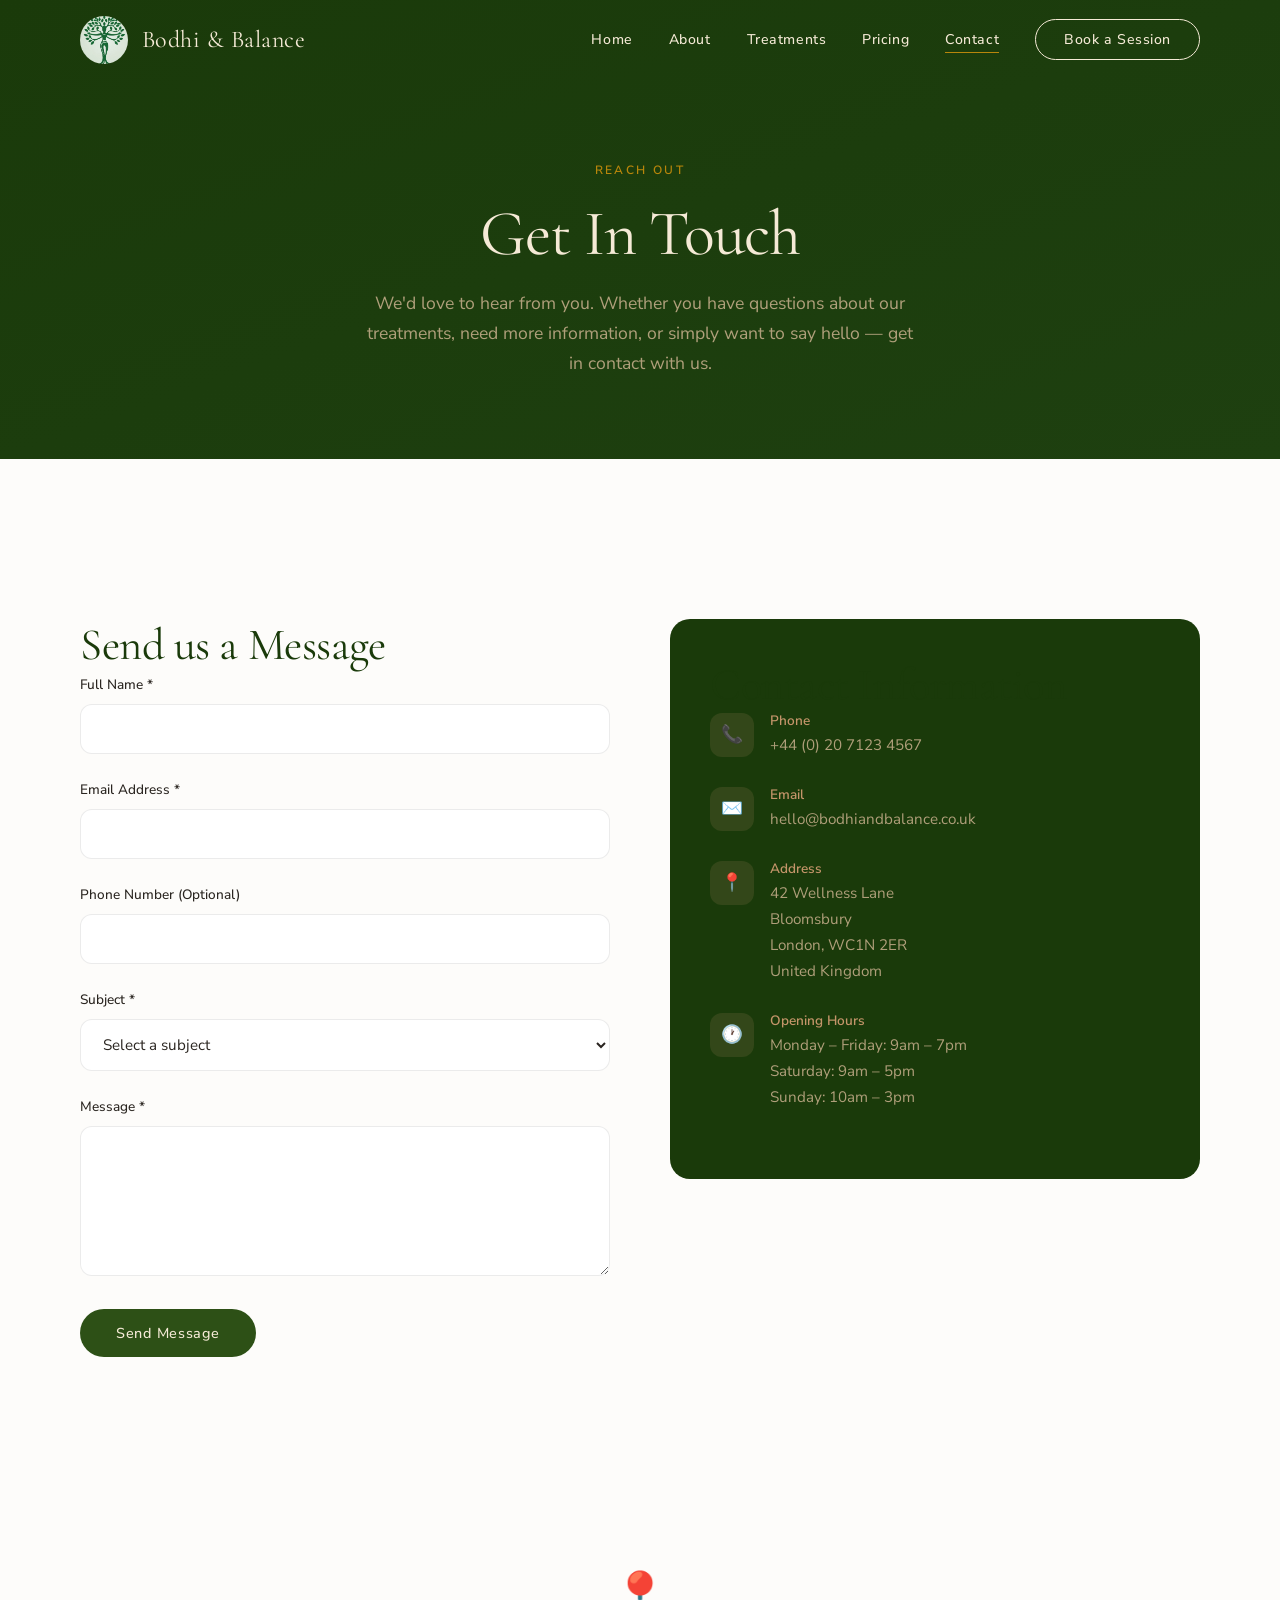
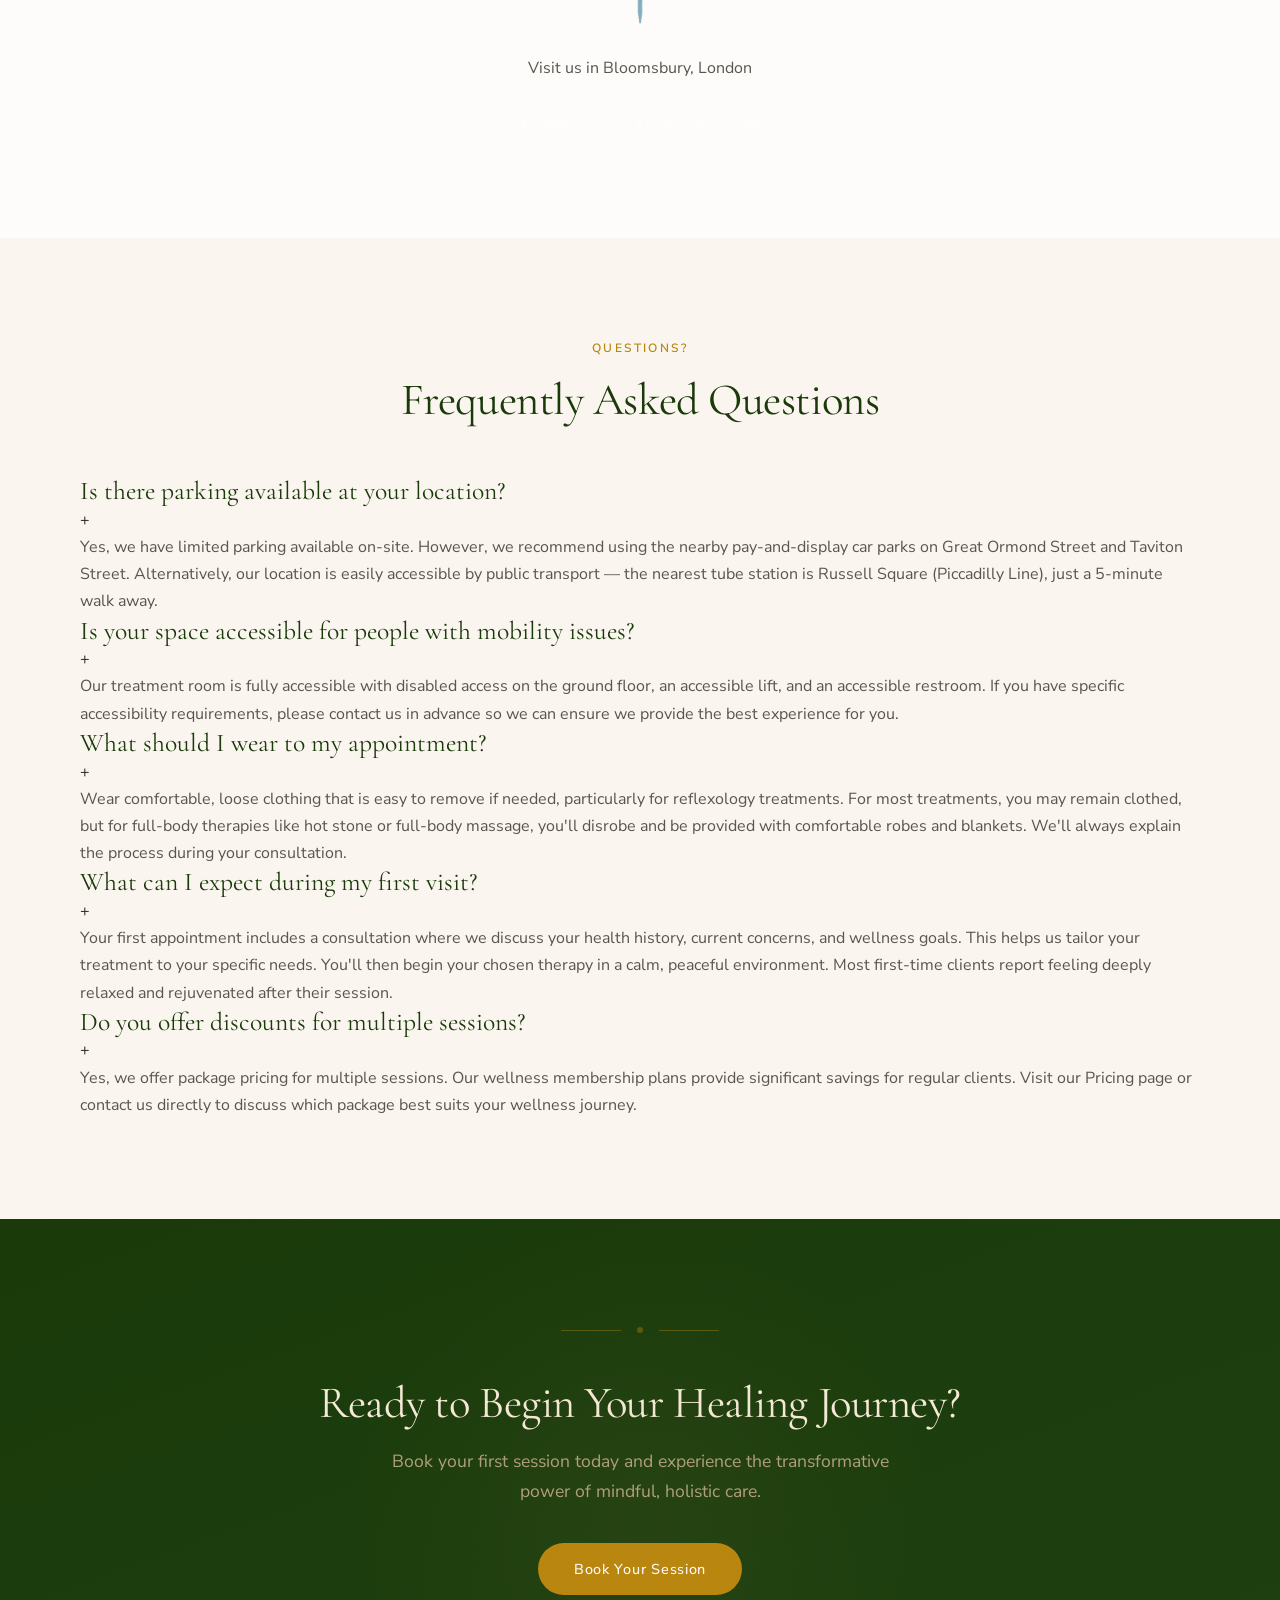
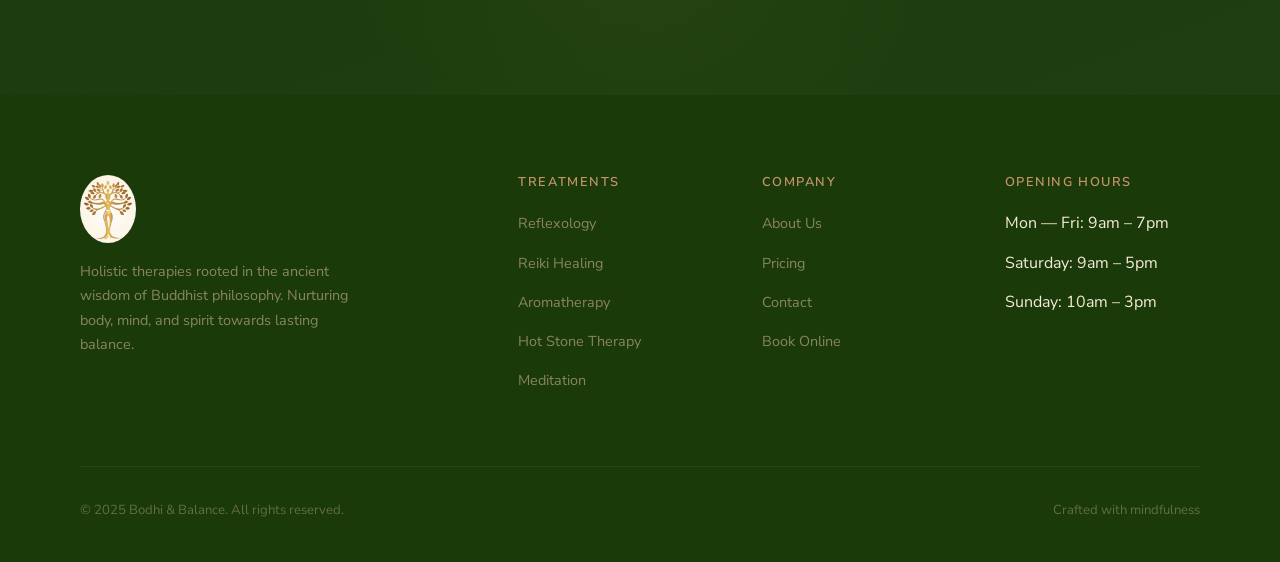
<file: contact.html>
<!DOCTYPE html>
<html lang="en">
<head>
  <meta charset="UTF-8">
  <meta name="viewport" content="width=device-width, initial-scale=1.0">
  <title>Contact Bodhi & Balance — Get In Touch</title>
  <meta name="description" content="Get in touch with Bodhi & Balance. Contact us for inquiries about our reflexology and alternative therapy treatments in London.">
  <link rel="icon" href="images/green_logo_v5.png" type="image/png">
  <link rel="stylesheet" href="css/styles.css">
</head>
<body>

<!-- ═══════════ NAVIGATION ═══════════ -->
<nav class="navbar">
  <div class="container">
    <a href="index.html" class="nav-brand">
      <img src="images/green_logo_v5.png" alt="Bodhi & Balance logo">
      <span class="nav-brand-text">Bodhi & Balance</span>
    </a>
    <ul class="nav-links">
      <li><a href="index.html">Home</a></li>
      <li><a href="about.html">About</a></li>
      <li><a href="services.html">Treatments</a></li>
      <li><a href="pricing.html">Pricing</a></li>
      <li><a href="contact.html" class="active">Contact</a></li>
      <li><a href="booking.html" class="nav-book">Book a Session</a></li>
    </ul>
    <button class="nav-toggle" aria-label="Menu">
      <span></span><span></span><span></span>
    </button>
  </div>
</nav>

<!-- ═══════════ PAGE HEADER ═══════════ -->
<section class="page-header">
  <div class="container">
    <div style="text-align: center;">
      <span class="section-label">Reach Out</span>
      <h1>Get In Touch</h1>
      <p class="page-header-subtitle">We'd love to hear from you. Whether you have questions about our treatments, need more information, or simply want to say hello — get in contact with us.</p>
    </div>
  </div>
</section>

<!-- ═══════════ CONTACT GRID ═══════════ -->
<section style="padding: var(--section-padding);">
  <div class="container">
    <div class="contact-grid">
      <!-- Contact Form -->
      <div class="contact-form-wrapper fade-in">
        <h2>Send us a Message</h2>
        <form class="contact-form">
          <div class="form-group">
            <label for="name">Full Name *</label>
            <input type="text" id="name" name="name" required>
          </div>
          <div class="form-group">
            <label for="email">Email Address *</label>
            <input type="email" id="email" name="email" required>
          </div>
          <div class="form-group">
            <label for="phone">Phone Number (Optional)</label>
            <input type="tel" id="phone" name="phone">
          </div>
          <div class="form-group">
            <label for="subject">Subject *</label>
            <select id="subject" name="subject" required>
              <option value="">Select a subject</option>
              <option value="general">General Inquiry</option>
              <option value="treatment">Treatment Question</option>
              <option value="feedback">Feedback</option>
              <option value="other">Other</option>
            </select>
          </div>
          <div class="form-group">
            <label for="message">Message *</label>
            <textarea id="message" name="message" rows="6" required></textarea>
          </div>
          <button type="submit" class="btn btn-primary">Send Message</button>
        </form>
      </div>

      <!-- Contact Information Card -->
      <div class="contact-info-wrapper fade-in">
        <div class="contact-info-card">
          <h2>Contact Information</h2>

          <div class="contact-detail">
            <div class="contact-detail-icon">📞</div>
            <div>
              <h4>Phone</h4>
              <p><a href="tel:+442071234567">+44 (0) 20 7123 4567</a></p>
            </div>
          </div>

          <div class="contact-detail">
            <div class="contact-detail-icon">✉️</div>
            <div>
              <h4>Email</h4>
              <p><a href="mailto:hello@bodhiandbalance.co.uk">hello@bodhiandbalance.co.uk</a></p>
            </div>
          </div>

          <div class="contact-detail">
            <div class="contact-detail-icon">📍</div>
            <div>
              <h4>Address</h4>
              <p>42 Wellness Lane<br>Bloomsbury<br>London, WC1N 2ER<br>United Kingdom</p>
            </div>
          </div>

          <div class="contact-detail">
            <div class="contact-detail-icon">🕐</div>
            <div>
              <h4>Opening Hours</h4>
              <p>Monday – Friday: 9am – 7pm<br>
              Saturday: 9am – 5pm<br>
              Sunday: 10am – 3pm</p>
            </div>
          </div>
        </div>
      </div>
    </div>
  </div>
</section>

<!-- ═══════════ MAP PLACEHOLDER ═══════════ -->
<section style="padding: var(--section-padding);">
  <div class="container">
    <div class="map-placeholder fade-in">
      <div style="display: flex; align-items: center; justify-content: center; height: 100%; flex-direction: column; gap: 16px;">
        <span style="font-size: 48px;">📍</span>
        <p>Visit us in Bloomsbury, London</p>
        <p style="font-size: 14px; color: rgba(255, 255, 255, 0.7);">42 Wellness Lane, London WC1N 2ER</p>
      </div>
    </div>
  </div>
</section>

<!-- ═══════════ FAQ SECTION ═══════════ -->
<section class="section-cream">
  <div class="container">
    <div style="text-align: center; max-width: 640px; margin: 0 auto; margin-bottom: 48px;">
      <span class="section-label">Questions?</span>
      <h2 class="section-title">Frequently Asked Questions</h2>
    </div>
    <div class="faq-container">
      <div class="faq-item fade-in">
        <div class="faq-header">
          <h3>Is there parking available at your location?</h3>
          <span class="faq-icon">+</span>
        </div>
        <div class="faq-content">
          <p>Yes, we have limited parking available on-site. However, we recommend using the nearby pay-and-display car parks on Great Ormond Street and Taviton Street. Alternatively, our location is easily accessible by public transport — the nearest tube station is Russell Square (Piccadilly Line), just a 5-minute walk away.</p>
        </div>
      </div>

      <div class="faq-item fade-in">
        <div class="faq-header">
          <h3>Is your space accessible for people with mobility issues?</h3>
          <span class="faq-icon">+</span>
        </div>
        <div class="faq-content">
          <p>Our treatment room is fully accessible with disabled access on the ground floor, an accessible lift, and an accessible restroom. If you have specific accessibility requirements, please contact us in advance so we can ensure we provide the best experience for you.</p>
        </div>
      </div>

      <div class="faq-item fade-in">
        <div class="faq-header">
          <h3>What should I wear to my appointment?</h3>
          <span class="faq-icon">+</span>
        </div>
        <div class="faq-content">
          <p>Wear comfortable, loose clothing that is easy to remove if needed, particularly for reflexology treatments. For most treatments, you may remain clothed, but for full-body therapies like hot stone or full-body massage, you'll disrobe and be provided with comfortable robes and blankets. We'll always explain the process during your consultation.</p>
        </div>
      </div>

      <div class="faq-item fade-in">
        <div class="faq-header">
          <h3>What can I expect during my first visit?</h3>
          <span class="faq-icon">+</span>
        </div>
        <div class="faq-content">
          <p>Your first appointment includes a consultation where we discuss your health history, current concerns, and wellness goals. This helps us tailor your treatment to your specific needs. You'll then begin your chosen therapy in a calm, peaceful environment. Most first-time clients report feeling deeply relaxed and rejuvenated after their session.</p>
        </div>
      </div>

      <div class="faq-item fade-in">
        <div class="faq-header">
          <h3>Do you offer discounts for multiple sessions?</h3>
          <span class="faq-icon">+</span>
        </div>
        <div class="faq-content">
          <p>Yes, we offer package pricing for multiple sessions. Our wellness membership plans provide significant savings for regular clients. Visit our Pricing page or contact us directly to discuss which package best suits your wellness journey.</p>
        </div>
      </div>
    </div>
  </div>
</section>

<!-- ═══════════ CTA ═══════════ -->
<section class="cta-section">
  <div class="container">
    <div class="divider" style="margin-bottom: 36px;">
      <div class="divider-line"></div>
      <div class="divider-dot"></div>
      <div class="divider-line"></div>
    </div>
    <h2>Ready to Begin Your Healing Journey?</h2>
    <p>Book your first session today and experience the transformative power of mindful, holistic care.</p>
    <a href="booking.html" class="btn btn-gold">Book Your Session</a>
  </div>
</section>

<!-- ═══════════ FOOTER ═══════════ -->
<footer class="footer">
  <div class="container">
    <div class="footer-grid">
      <div class="footer-brand">
        <img src="images/Golden_logo_v5.png" alt="Bodhi & Balance">
        <p>Holistic therapies rooted in the ancient wisdom of Buddhist philosophy. Nurturing body, mind, and spirit towards lasting balance.</p>
      </div>
      <div>
        <h4>Treatments</h4>
        <ul>
          <li><a href="services.html">Reflexology</a></li>
          <li><a href="services.html">Reiki Healing</a></li>
          <li><a href="services.html">Aromatherapy</a></li>
          <li><a href="services.html">Hot Stone Therapy</a></li>
          <li><a href="services.html">Meditation</a></li>
        </ul>
      </div>
      <div>
        <h4>Company</h4>
        <ul>
          <li><a href="about.html">About Us</a></li>
          <li><a href="pricing.html">Pricing</a></li>
          <li><a href="contact.html">Contact</a></li>
          <li><a href="booking.html">Book Online</a></li>
        </ul>
      </div>
      <div>
        <h4>Opening Hours</h4>
        <ul>
          <li>Mon — Fri: 9am – 7pm</li>
          <li>Saturday: 9am – 5pm</li>
          <li>Sunday: 10am – 3pm</li>
        </ul>
      </div>
    </div>
    <div class="footer-bottom">
      <span>&copy; 2025 Bodhi & Balance. All rights reserved.</span>
      <span>Crafted with mindfulness</span>
    </div>
  </div>
</footer>

<script src="js/main.js"></script>
</body>
</html>
</file>
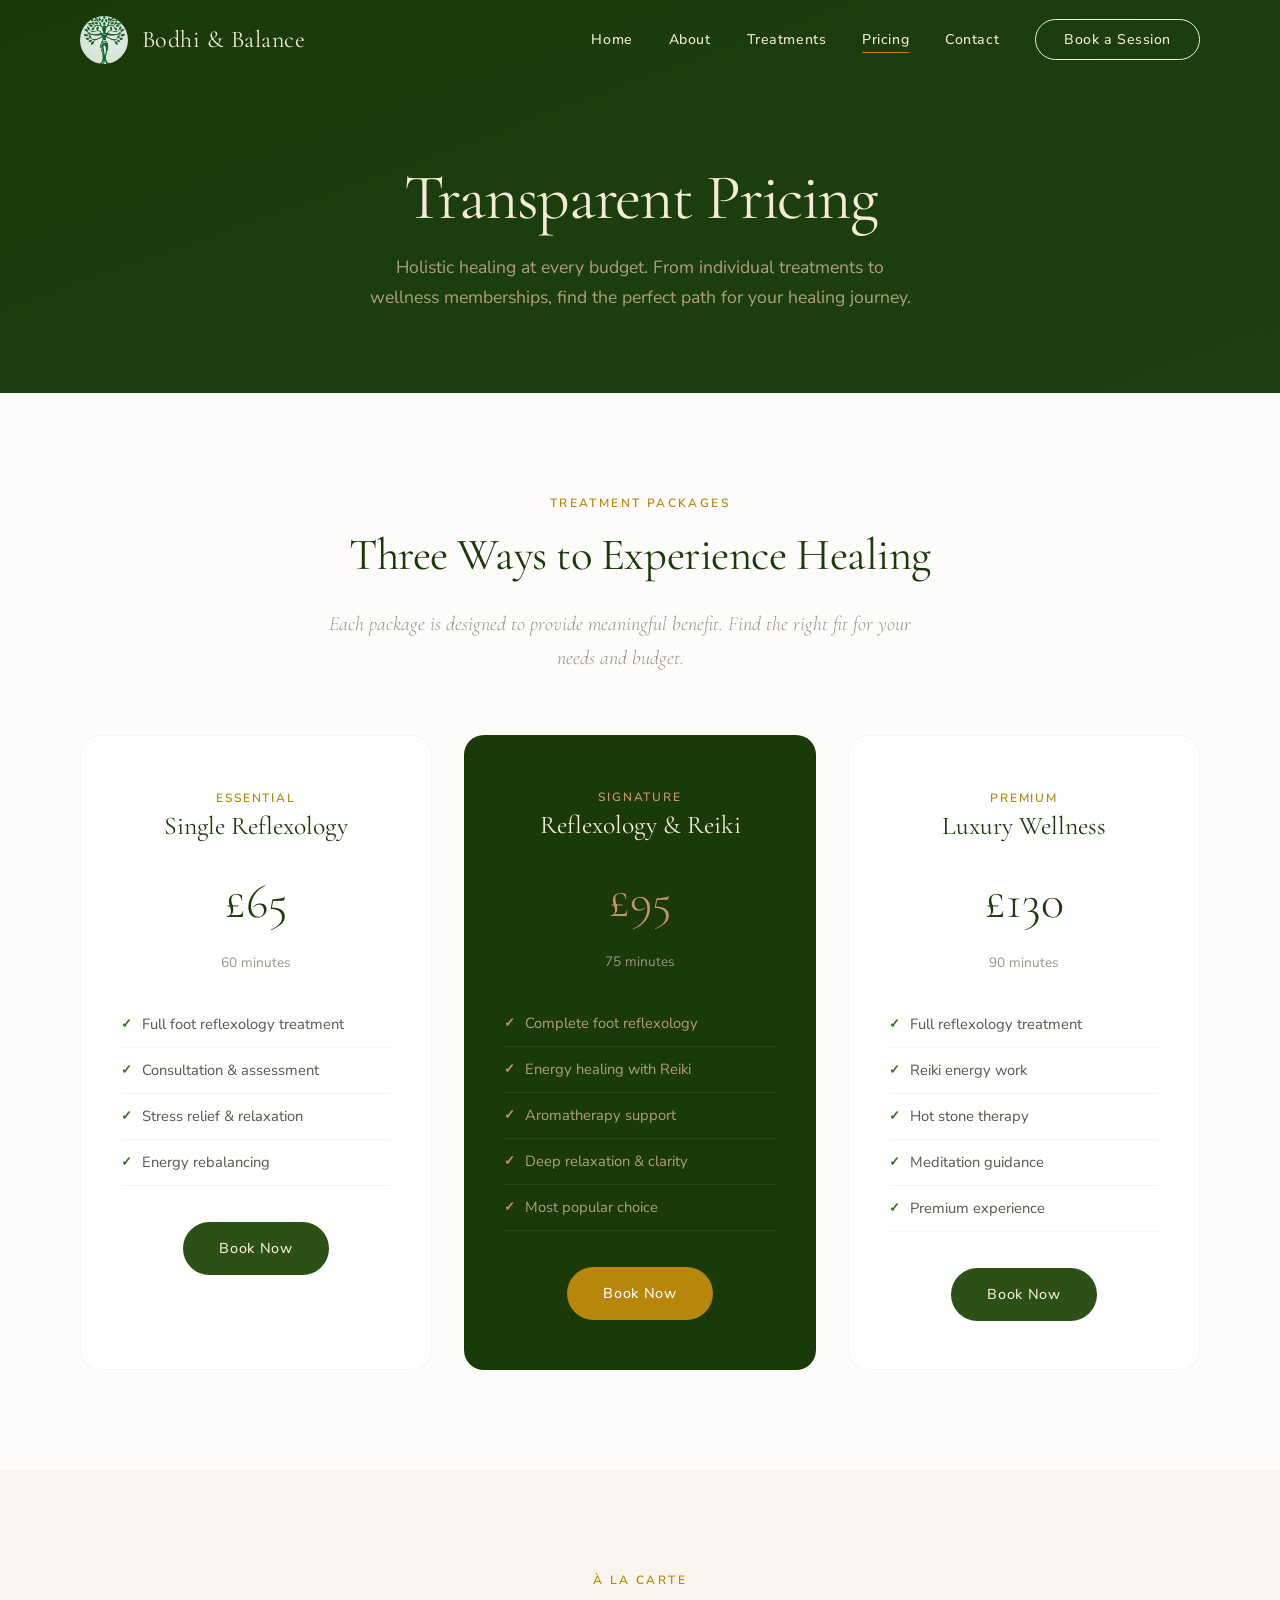
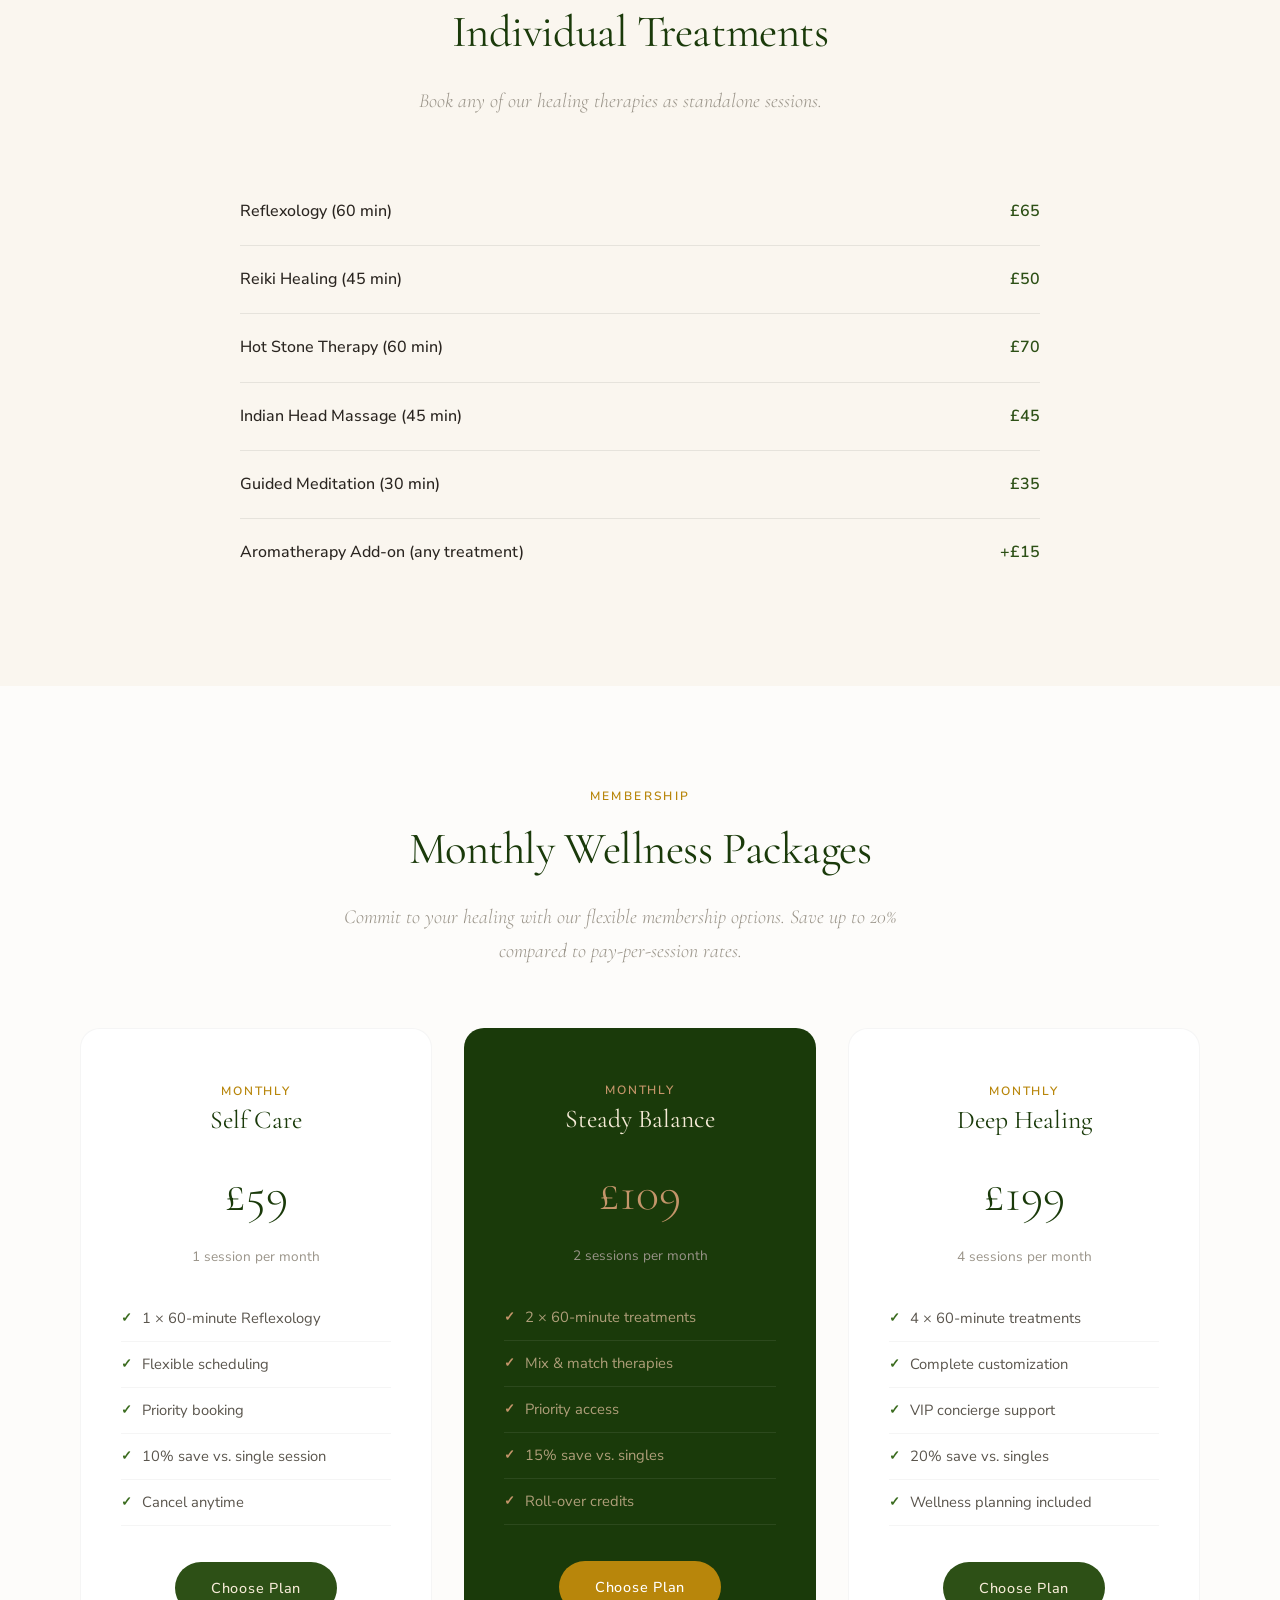
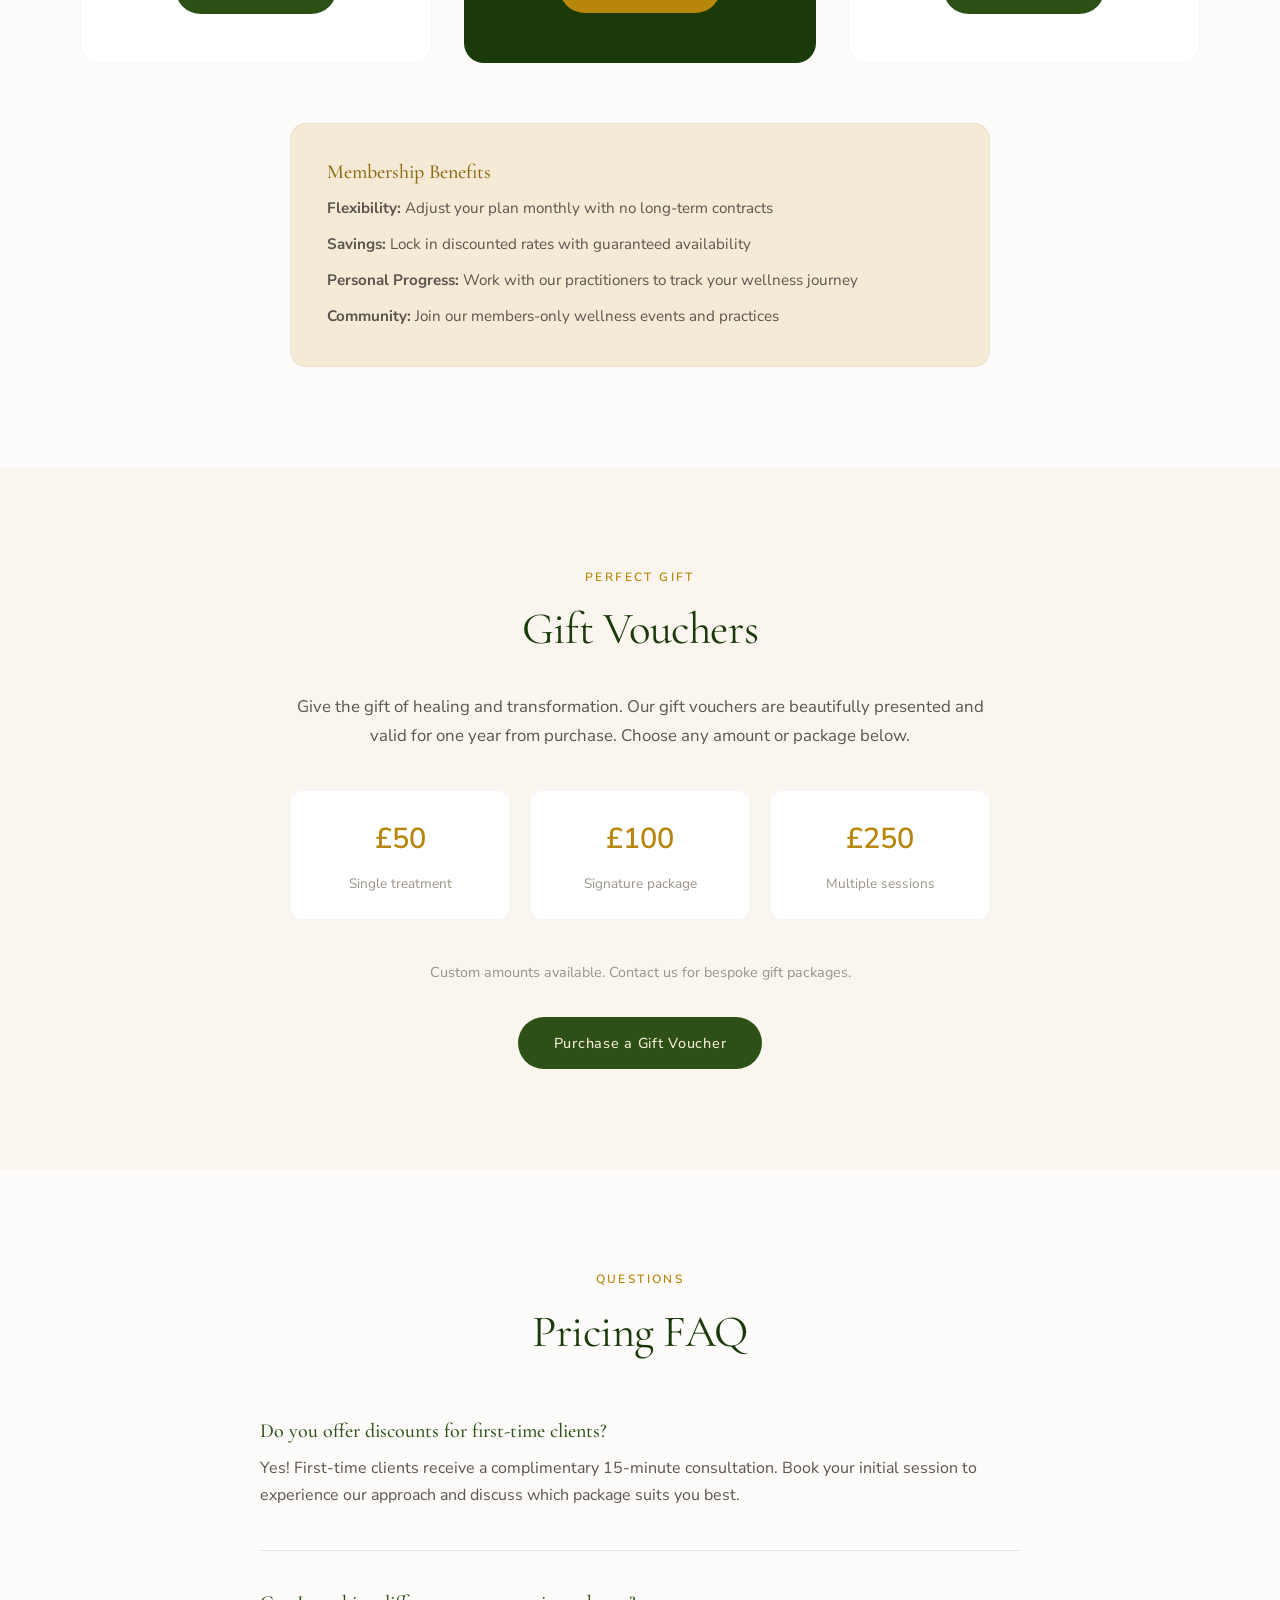
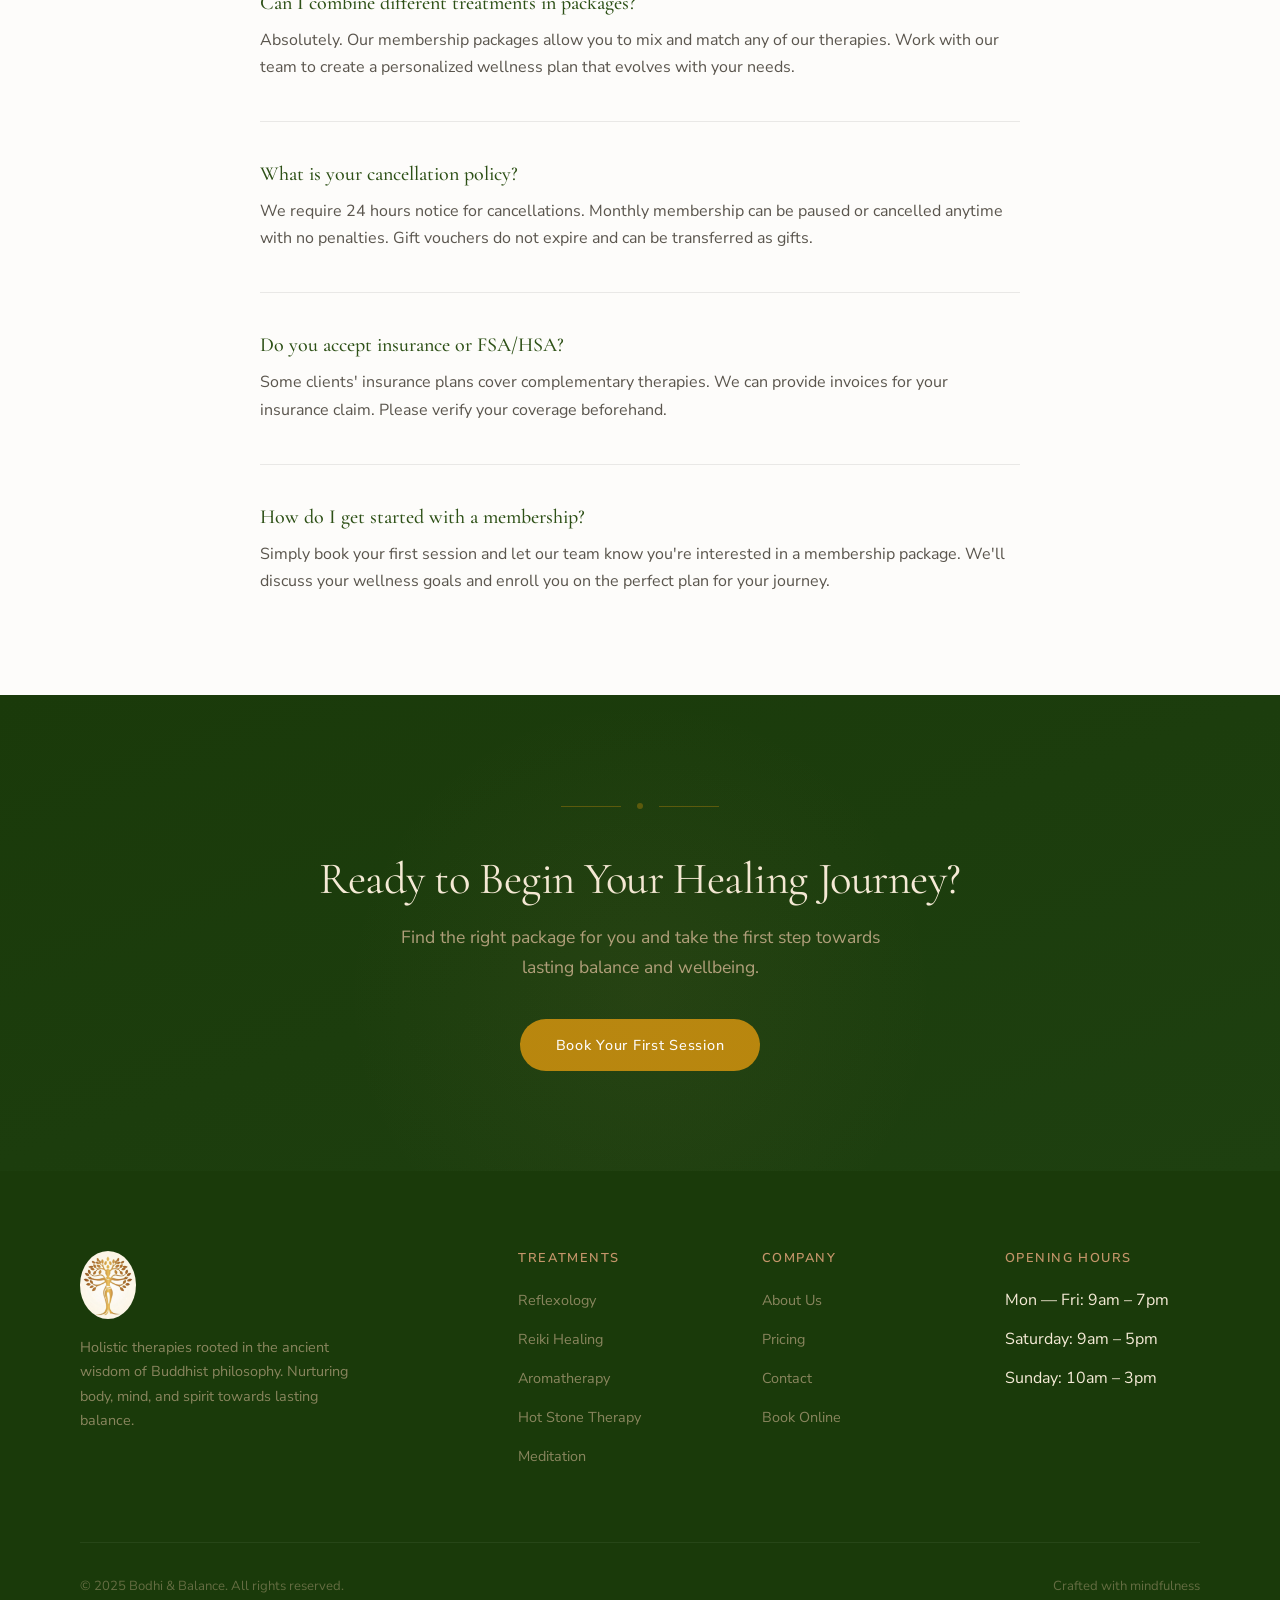
<file: pricing.html>
<!DOCTYPE html>
<html lang="en">
<head>
  <meta charset="UTF-8">
  <meta name="viewport" content="width=device-width, initial-scale=1.0">
  <title>Pricing — Bodhi & Balance</title>
  <meta name="description" content="Transparent pricing for reflexology and holistic therapies. Individual treatments, wellness packages, and membership options for your healing journey.">
  <link rel="icon" href="images/green_logo_v5.png" type="image/png">
  <link rel="stylesheet" href="css/styles.css">
</head>
<body>

<!-- ═══════════ NAVIGATION ═══════════ -->
<nav class="navbar">
  <div class="container">
    <a href="index.html" class="nav-brand">
      <img src="images/green_logo_v5.png" alt="Bodhi & Balance logo">
      <span class="nav-brand-text">Bodhi & Balance</span>
    </a>
    <ul class="nav-links">
      <li><a href="index.html">Home</a></li>
      <li><a href="about.html">About</a></li>
      <li><a href="services.html">Treatments</a></li>
      <li><a href="pricing.html" class="active">Pricing</a></li>
      <li><a href="contact.html">Contact</a></li>
      <li><a href="booking.html" class="nav-book">Book a Session</a></li>
    </ul>
    <button class="nav-toggle" aria-label="Menu">
      <span></span><span></span><span></span>
    </button>
  </div>
</nav>

<!-- ═══════════ PAGE HEADER ═══════════ -->
<section class="page-header">
  <div class="container">
    <h1>Transparent Pricing</h1>
    <p>Holistic healing at every budget. From individual treatments to wellness memberships, find the perfect path for your healing journey.</p>
  </div>
</section>

<!-- ═══════════ PRICING TIER SECTION ═══════════ -->
<section style="padding: var(--section-padding);">
  <div class="container">
    <div style="text-align: center; max-width: 640px; margin: 0 auto; margin-bottom: 60px;">
      <span class="section-label">Treatment Packages</span>
      <h2 class="section-title">Three Ways to Experience Healing</h2>
      <p class="section-subtitle">Each package is designed to provide meaningful benefit. Find the right fit for your needs and budget.</p>
    </div>

    <div class="pricing-grid">
      <!-- Essential Package -->
      <div class="pricing-card fade-in">
        <span class="pricing-label">Essential</span>
        <h3>Single Reflexology</h3>
        <div class="pricing-amount">£65</div>
        <div class="pricing-duration">60 minutes</div>
        <ul class="pricing-features">
          <li>Full foot reflexology treatment</li>
          <li>Consultation & assessment</li>
          <li>Stress relief & relaxation</li>
          <li>Energy rebalancing</li>
        </ul>
        <a href="booking.html" class="btn btn-primary">Book Now</a>
      </div>

      <!-- Signature Package (Featured) -->
      <div class="pricing-card featured fade-in">
        <span class="pricing-label">Signature</span>
        <h3>Reflexology & Reiki</h3>
        <div class="pricing-amount">£95</div>
        <div class="pricing-duration">75 minutes</div>
        <ul class="pricing-features">
          <li>Complete foot reflexology</li>
          <li>Energy healing with Reiki</li>
          <li>Aromatherapy support</li>
          <li>Deep relaxation & clarity</li>
          <li>Most popular choice</li>
        </ul>
        <a href="booking.html" class="btn btn-gold">Book Now</a>
      </div>

      <!-- Premium Package -->
      <div class="pricing-card fade-in">
        <span class="pricing-label">Premium</span>
        <h3>Luxury Wellness</h3>
        <div class="pricing-amount">£130</div>
        <div class="pricing-duration">90 minutes</div>
        <ul class="pricing-features">
          <li>Full reflexology treatment</li>
          <li>Reiki energy work</li>
          <li>Hot stone therapy</li>
          <li>Meditation guidance</li>
          <li>Premium experience</li>
        </ul>
        <a href="booking.html" class="btn btn-primary">Book Now</a>
      </div>
    </div>
  </div>
</section>

<!-- ═══════════ ADDITIONAL TREATMENTS ═══════════ -->
<section class="section-cream">
  <div class="container">
    <div style="text-align: center; max-width: 640px; margin: 0 auto; margin-bottom: 60px;">
      <span class="section-label">À La Carte</span>
      <h2 class="section-title">Individual Treatments</h2>
      <p class="section-subtitle">Book any of our healing therapies as standalone sessions.</p>
    </div>

    <div style="max-width: 800px; margin: 0 auto;">
      <table style="width: 100%; border-collapse: collapse;">
        <tbody>
          <tr style="border-bottom: 1px solid rgba(0, 0, 0, 0.08);">
            <td style="padding: 20px 0; color: var(--text-primary); font-weight: 500;">Reflexology (60 min)</td>
            <td style="padding: 20px 0; color: var(--green-dark); font-weight: 600; text-align: right;">£65</td>
          </tr>
          <tr style="border-bottom: 1px solid rgba(0, 0, 0, 0.08);">
            <td style="padding: 20px 0; color: var(--text-primary); font-weight: 500;">Reiki Healing (45 min)</td>
            <td style="padding: 20px 0; color: var(--green-dark); font-weight: 600; text-align: right;">£50</td>
          </tr>
          <tr style="border-bottom: 1px solid rgba(0, 0, 0, 0.08);">
            <td style="padding: 20px 0; color: var(--text-primary); font-weight: 500;">Hot Stone Therapy (60 min)</td>
            <td style="padding: 20px 0; color: var(--green-dark); font-weight: 600; text-align: right;">£70</td>
          </tr>
          <tr style="border-bottom: 1px solid rgba(0, 0, 0, 0.08);">
            <td style="padding: 20px 0; color: var(--text-primary); font-weight: 500;">Indian Head Massage (45 min)</td>
            <td style="padding: 20px 0; color: var(--green-dark); font-weight: 600; text-align: right;">£45</td>
          </tr>
          <tr style="border-bottom: 1px solid rgba(0, 0, 0, 0.08);">
            <td style="padding: 20px 0; color: var(--text-primary); font-weight: 500;">Guided Meditation (30 min)</td>
            <td style="padding: 20px 0; color: var(--green-dark); font-weight: 600; text-align: right;">£35</td>
          </tr>
          <tr>
            <td style="padding: 20px 0; color: var(--text-primary); font-weight: 500;">Aromatherapy Add-on (any treatment)</td>
            <td style="padding: 20px 0; color: var(--green-dark); font-weight: 600; text-align: right;">+£15</td>
          </tr>
        </tbody>
      </table>
    </div>
  </div>
</section>

<!-- ═══════════ WELLNESS PACKAGES ═══════════ -->
<section style="padding: var(--section-padding);">
  <div class="container">
    <div style="text-align: center; max-width: 640px; margin: 0 auto; margin-bottom: 60px;">
      <span class="section-label">Membership</span>
      <h2 class="section-title">Monthly Wellness Packages</h2>
      <p class="section-subtitle">Commit to your healing with our flexible membership options. Save up to 20% compared to pay-per-session rates.</p>
    </div>

    <div class="pricing-grid">
      <!-- Monthly 1 Session -->
      <div class="pricing-card fade-in">
        <span class="pricing-label">Monthly</span>
        <h3>Self Care</h3>
        <div class="pricing-amount">£59</div>
        <div class="pricing-duration">1 session per month</div>
        <ul class="pricing-features">
          <li>1 × 60-minute Reflexology</li>
          <li>Flexible scheduling</li>
          <li>Priority booking</li>
          <li>10% save vs. single session</li>
          <li>Cancel anytime</li>
        </ul>
        <a href="booking.html" class="btn btn-primary">Choose Plan</a>
      </div>

      <!-- Monthly 2 Sessions -->
      <div class="pricing-card featured fade-in">
        <span class="pricing-label">Monthly</span>
        <h3>Steady Balance</h3>
        <div class="pricing-amount">£109</div>
        <div class="pricing-duration">2 sessions per month</div>
        <ul class="pricing-features">
          <li>2 × 60-minute treatments</li>
          <li>Mix & match therapies</li>
          <li>Priority access</li>
          <li>15% save vs. singles</li>
          <li>Roll-over credits</li>
        </ul>
        <a href="booking.html" class="btn btn-gold">Choose Plan</a>
      </div>

      <!-- Monthly 4 Sessions -->
      <div class="pricing-card fade-in">
        <span class="pricing-label">Monthly</span>
        <h3>Deep Healing</h3>
        <div class="pricing-amount">£199</div>
        <div class="pricing-duration">4 sessions per month</div>
        <ul class="pricing-features">
          <li>4 × 60-minute treatments</li>
          <li>Complete customization</li>
          <li>VIP concierge support</li>
          <li>20% save vs. singles</li>
          <li>Wellness planning included</li>
        </ul>
        <a href="booking.html" class="btn btn-primary">Choose Plan</a>
      </div>
    </div>

    <div style="max-width: 700px; margin: 60px auto 0; padding: 36px; background: var(--gold-pale); border-radius: 16px; border: 1px solid rgba(0, 0, 0, 0.04);">
      <h4 style="color: var(--gold-dark); margin-bottom: 12px;">Membership Benefits</h4>
      <ul style="list-style: none; color: var(--text-secondary); font-size: 0.95rem;">
        <li style="margin-bottom: 10px;"><strong>Flexibility:</strong> Adjust your plan monthly with no long-term contracts</li>
        <li style="margin-bottom: 10px;"><strong>Savings:</strong> Lock in discounted rates with guaranteed availability</li>
        <li style="margin-bottom: 10px;"><strong>Personal Progress:</strong> Work with our practitioners to track your wellness journey</li>
        <li><strong>Community:</strong> Join our members-only wellness events and practices</li>
      </ul>
    </div>
  </div>
</section>

<!-- ═══════════ GIFT VOUCHERS ═══════════ -->
<section class="section-cream">
  <div class="container">
    <div style="max-width: 700px; margin: 0 auto; text-align: center;">
      <div style="margin-bottom: 36px;">
        <span class="section-label">Perfect Gift</span>
        <h2 class="section-title">Gift Vouchers</h2>
      </div>
      <p style="font-size: 1.05rem; margin-bottom: 28px; color: var(--text-secondary);">Give the gift of healing and transformation. Our gift vouchers are beautifully presented and valid for one year from purchase. Choose any amount or package below.</p>

      <div style="display: grid; grid-template-columns: repeat(3, 1fr); gap: 20px; margin: 40px 0;">
        <div style="padding: 24px; background: var(--white); border-radius: 12px; border: 1px solid rgba(0, 0, 0, 0.04);">
          <div style="font-size: 1.8rem; font-weight: 600; color: var(--gold); margin-bottom: 8px;">£50</div>
          <p style="font-size: 0.85rem; color: var(--gray-mid); margin: 0;">Single treatment</p>
        </div>
        <div style="padding: 24px; background: var(--white); border-radius: 12px; border: 1px solid rgba(0, 0, 0, 0.04);">
          <div style="font-size: 1.8rem; font-weight: 600; color: var(--gold); margin-bottom: 8px;">£100</div>
          <p style="font-size: 0.85rem; color: var(--gray-mid); margin: 0;">Signature package</p>
        </div>
        <div style="padding: 24px; background: var(--white); border-radius: 12px; border: 1px solid rgba(0, 0, 0, 0.04);">
          <div style="font-size: 1.8rem; font-weight: 600; color: var(--gold); margin-bottom: 8px;">£250</div>
          <p style="font-size: 0.85rem; color: var(--gray-mid); margin: 0;">Multiple sessions</p>
        </div>
      </div>

      <p style="color: var(--gray-mid); font-size: 0.9rem; margin-bottom: 32px;">Custom amounts available. Contact us for bespoke gift packages.</p>
      <a href="contact.html" class="btn btn-primary">Purchase a Gift Voucher</a>
    </div>
  </div>
</section>

<!-- ═══════════ FAQ SECTION ═══════════ -->
<section style="padding: var(--section-padding);">
  <div class="container">
    <div style="text-align: center; max-width: 640px; margin: 0 auto; margin-bottom: 60px;">
      <span class="section-label">Questions</span>
      <h2 class="section-title">Pricing FAQ</h2>
    </div>

    <div style="max-width: 760px; margin: 0 auto;">
      <div style="margin-bottom: 40px; padding-bottom: 40px; border-bottom: 1px solid rgba(0, 0, 0, 0.08);">
        <h4 style="color: var(--green-dark); margin-bottom: 12px;">Do you offer discounts for first-time clients?</h4>
        <p style="color: var(--text-secondary); margin: 0;">Yes! First-time clients receive a complimentary 15-minute consultation. Book your initial session to experience our approach and discuss which package suits you best.</p>
      </div>

      <div style="margin-bottom: 40px; padding-bottom: 40px; border-bottom: 1px solid rgba(0, 0, 0, 0.08);">
        <h4 style="color: var(--green-dark); margin-bottom: 12px;">Can I combine different treatments in packages?</h4>
        <p style="color: var(--text-secondary); margin: 0;">Absolutely. Our membership packages allow you to mix and match any of our therapies. Work with our team to create a personalized wellness plan that evolves with your needs.</p>
      </div>

      <div style="margin-bottom: 40px; padding-bottom: 40px; border-bottom: 1px solid rgba(0, 0, 0, 0.08);">
        <h4 style="color: var(--green-dark); margin-bottom: 12px;">What is your cancellation policy?</h4>
        <p style="color: var(--text-secondary); margin: 0;">We require 24 hours notice for cancellations. Monthly membership can be paused or cancelled anytime with no penalties. Gift vouchers do not expire and can be transferred as gifts.</p>
      </div>

      <div style="margin-bottom: 40px; padding-bottom: 40px; border-bottom: 1px solid rgba(0, 0, 0, 0.08);">
        <h4 style="color: var(--green-dark); margin-bottom: 12px;">Do you accept insurance or FSA/HSA?</h4>
        <p style="color: var(--text-secondary); margin: 0;">Some clients' insurance plans cover complementary therapies. We can provide invoices for your insurance claim. Please verify your coverage beforehand.</p>
      </div>

      <div>
        <h4 style="color: var(--green-dark); margin-bottom: 12px;">How do I get started with a membership?</h4>
        <p style="color: var(--text-secondary); margin: 0;">Simply book your first session and let our team know you're interested in a membership package. We'll discuss your wellness goals and enroll you on the perfect plan for your journey.</p>
      </div>
    </div>
  </div>
</section>

<!-- ═══════════ CTA SECTION ═══════════ -->
<section class="cta-section">
  <div class="container">
    <div class="divider" style="margin-bottom: 36px;">
      <div class="divider-line"></div>
      <div class="divider-dot"></div>
      <div class="divider-line"></div>
    </div>
    <h2>Ready to Begin Your Healing Journey?</h2>
    <p>Find the right package for you and take the first step towards lasting balance and wellbeing.</p>
    <a href="booking.html" class="btn btn-gold">Book Your First Session</a>
  </div>
</section>

<!-- ═══════════ FOOTER ═══════════ -->
<footer class="footer">
  <div class="container">
    <div class="footer-grid">
      <div class="footer-brand">
        <img src="images/Golden_logo_v5.png" alt="Bodhi & Balance">
        <p>Holistic therapies rooted in the ancient wisdom of Buddhist philosophy. Nurturing body, mind, and spirit towards lasting balance.</p>
      </div>
      <div>
        <h4>Treatments</h4>
        <ul>
          <li><a href="services.html">Reflexology</a></li>
          <li><a href="services.html">Reiki Healing</a></li>
          <li><a href="services.html">Aromatherapy</a></li>
          <li><a href="services.html">Hot Stone Therapy</a></li>
          <li><a href="services.html">Meditation</a></li>
        </ul>
      </div>
      <div>
        <h4>Company</h4>
        <ul>
          <li><a href="about.html">About Us</a></li>
          <li><a href="pricing.html">Pricing</a></li>
          <li><a href="contact.html">Contact</a></li>
          <li><a href="booking.html">Book Online</a></li>
        </ul>
      </div>
      <div>
        <h4>Opening Hours</h4>
        <ul>
          <li>Mon — Fri: 9am – 7pm</li>
          <li>Saturday: 9am – 5pm</li>
          <li>Sunday: 10am – 3pm</li>
        </ul>
      </div>
    </div>
    <div class="footer-bottom">
      <span>&copy; 2025 Bodhi & Balance. All rights reserved.</span>
      <span>Crafted with mindfulness</span>
    </div>
  </div>
</footer>

<script src="js/main.js"></script>
</body>
</html>
</file>
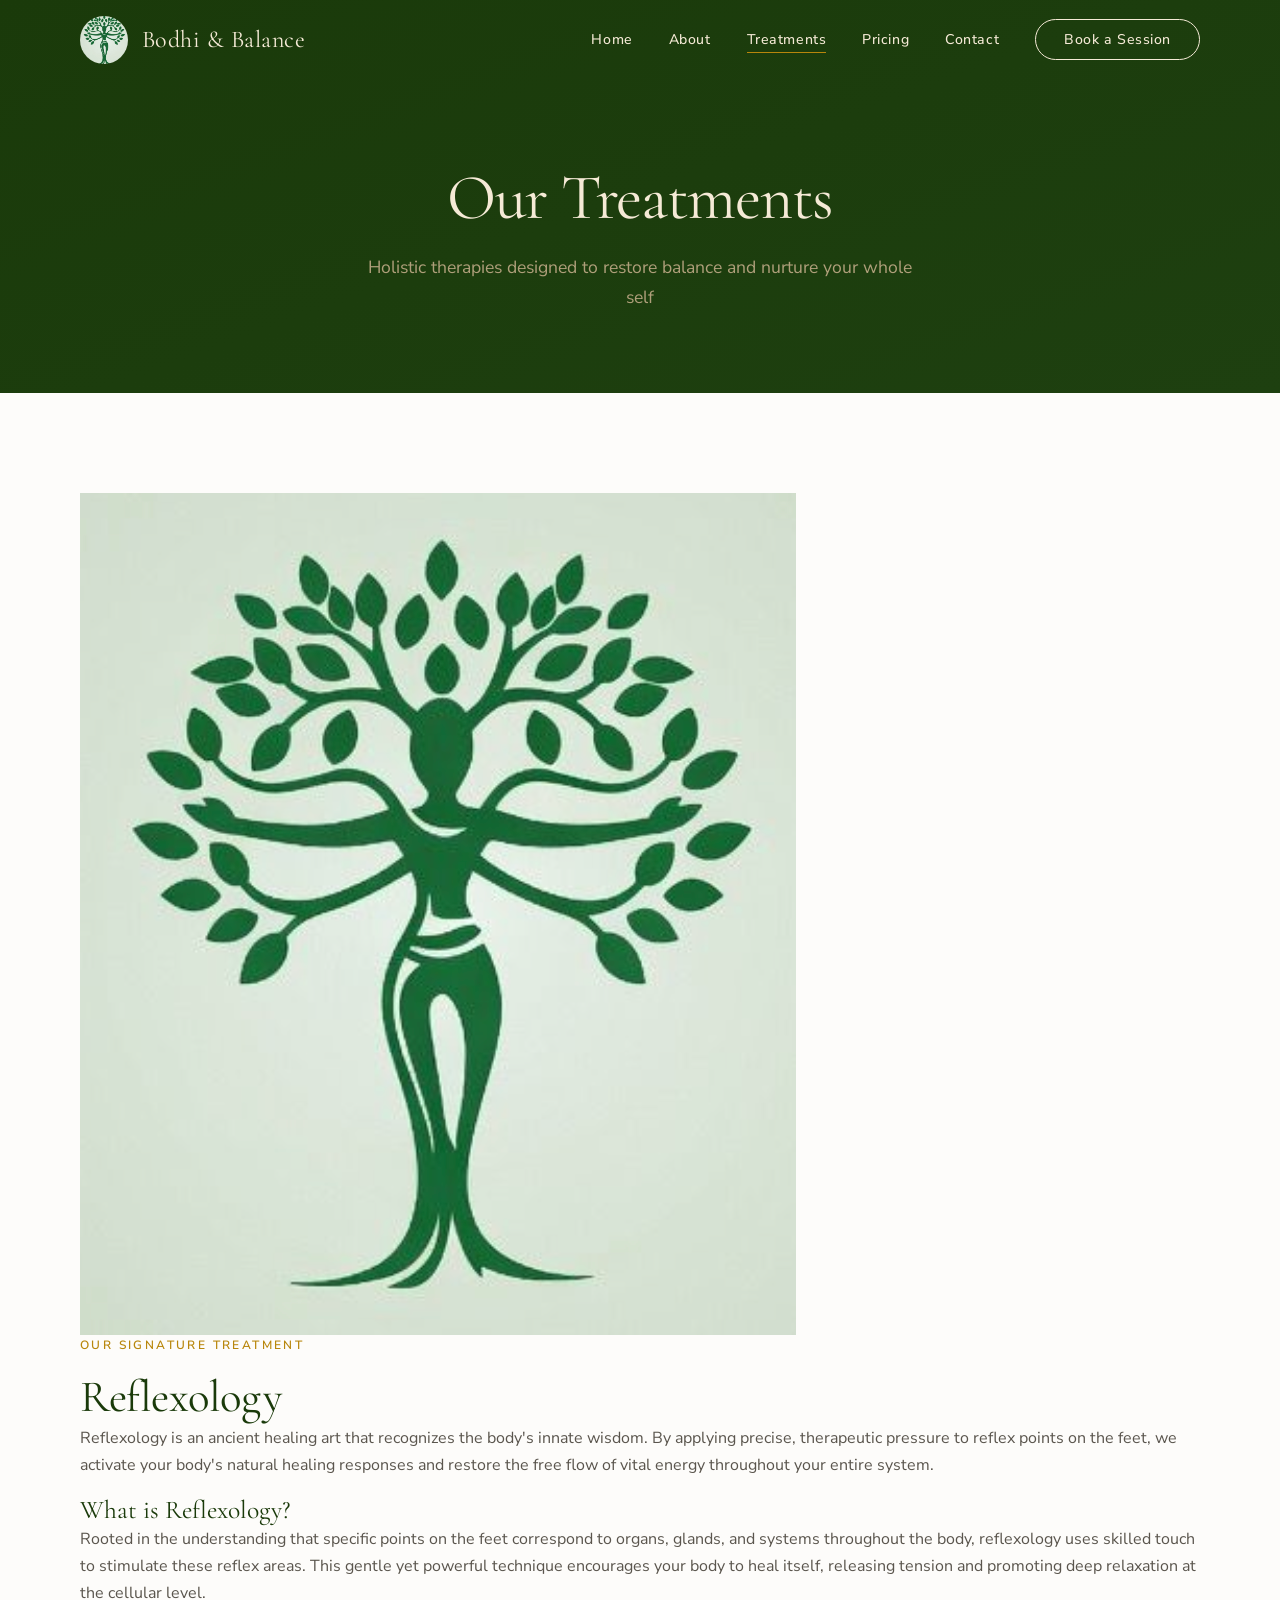
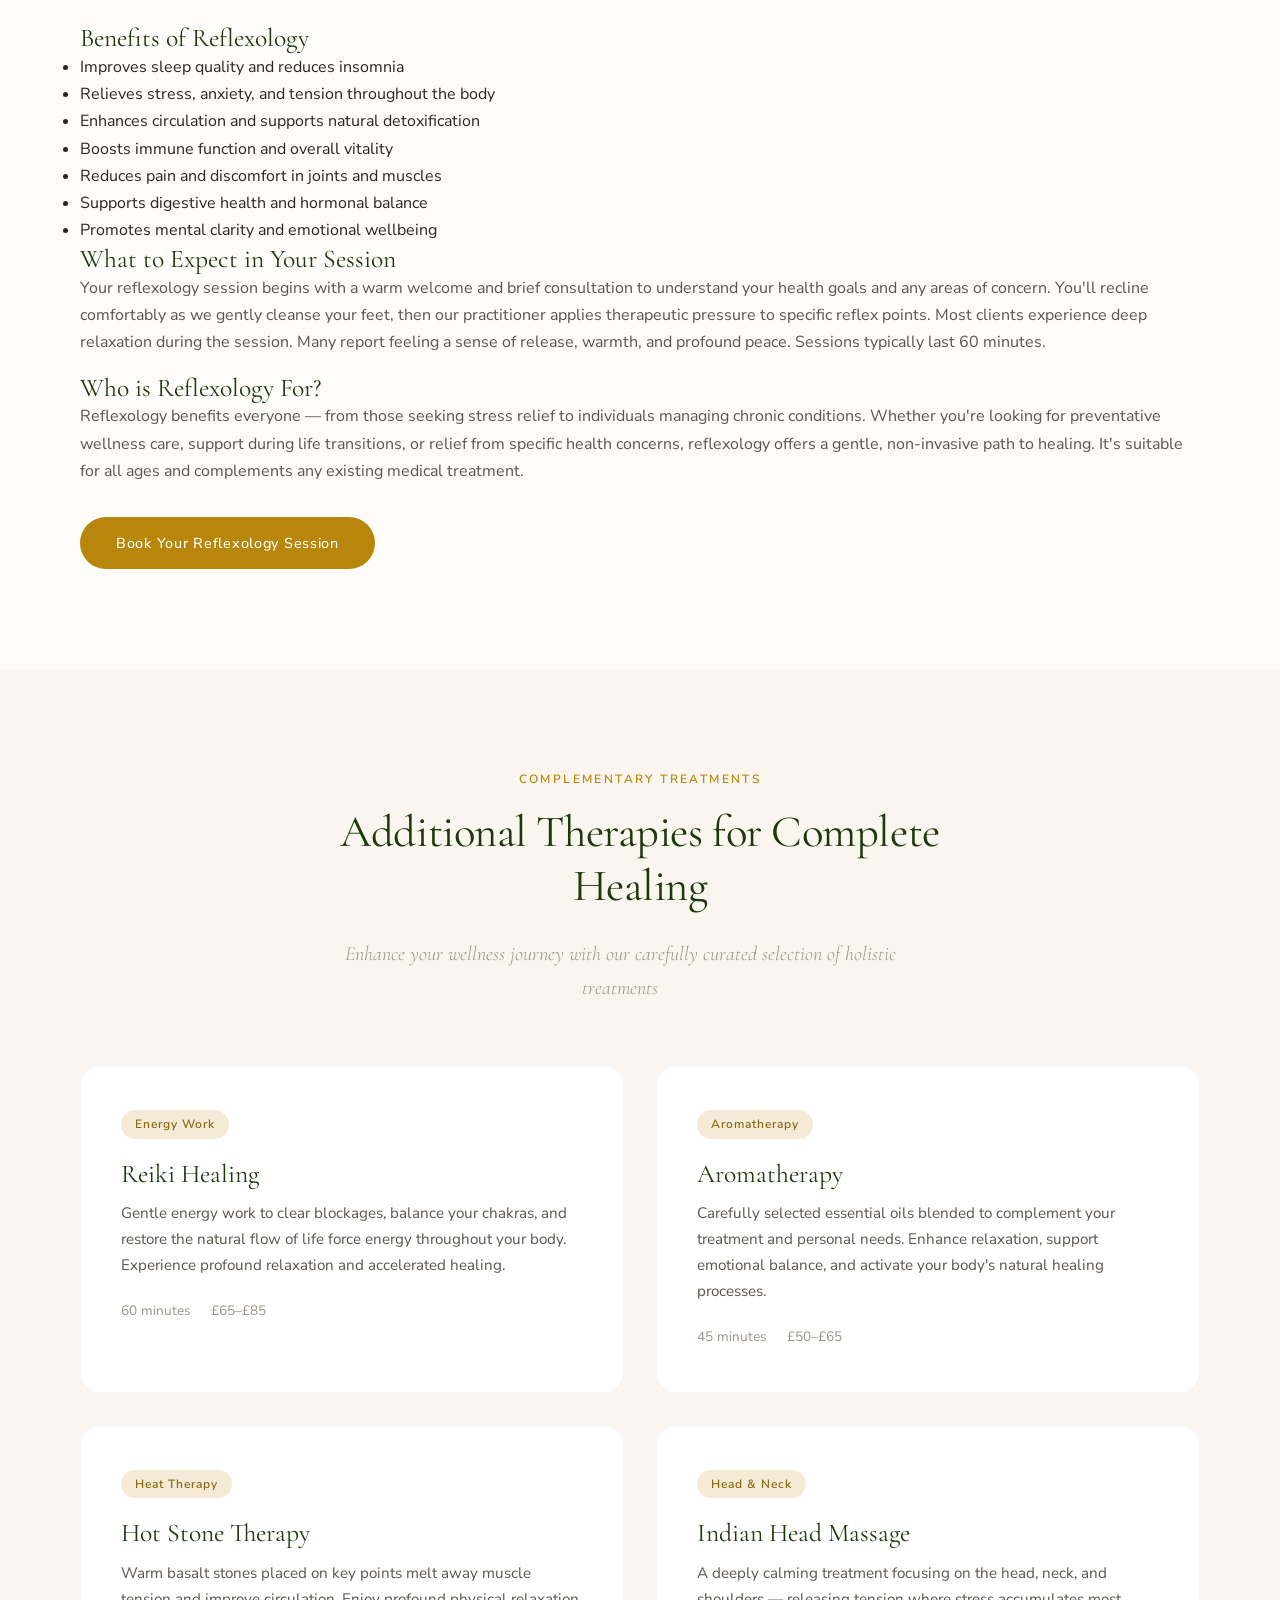
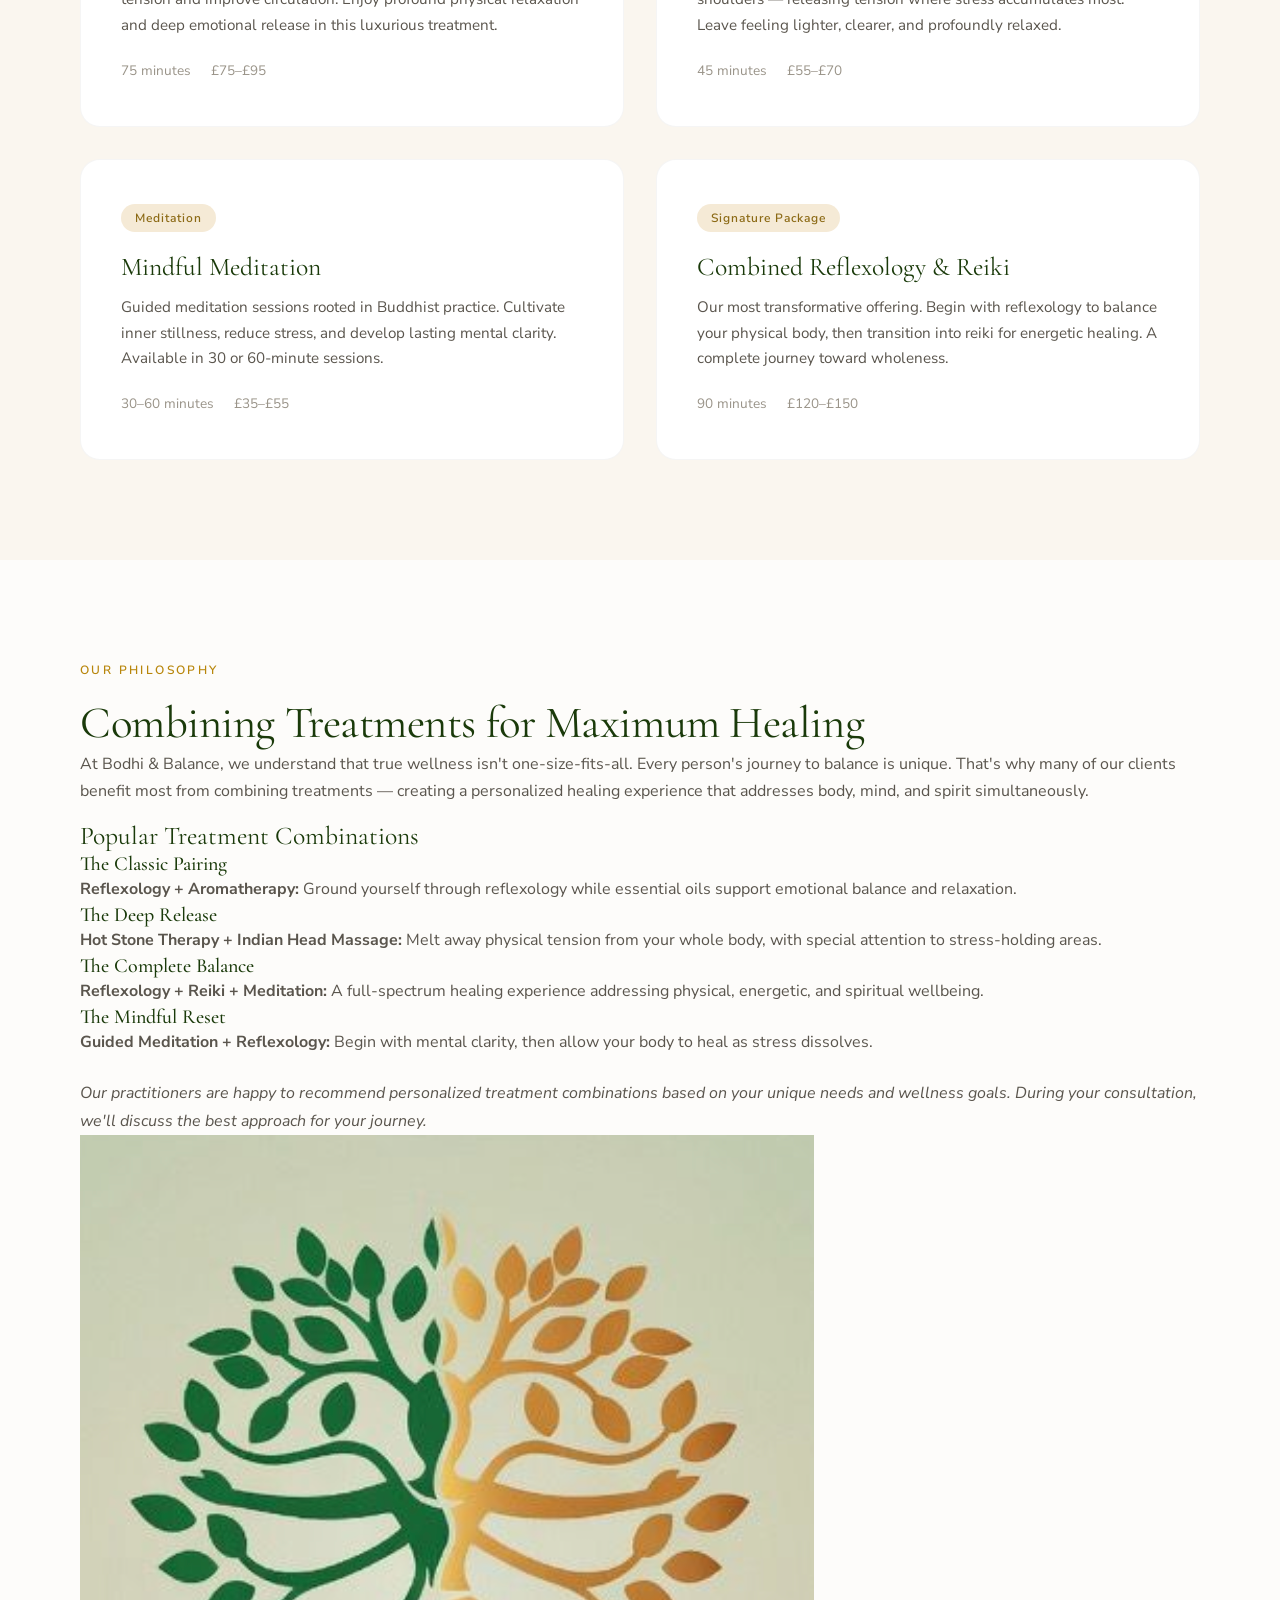
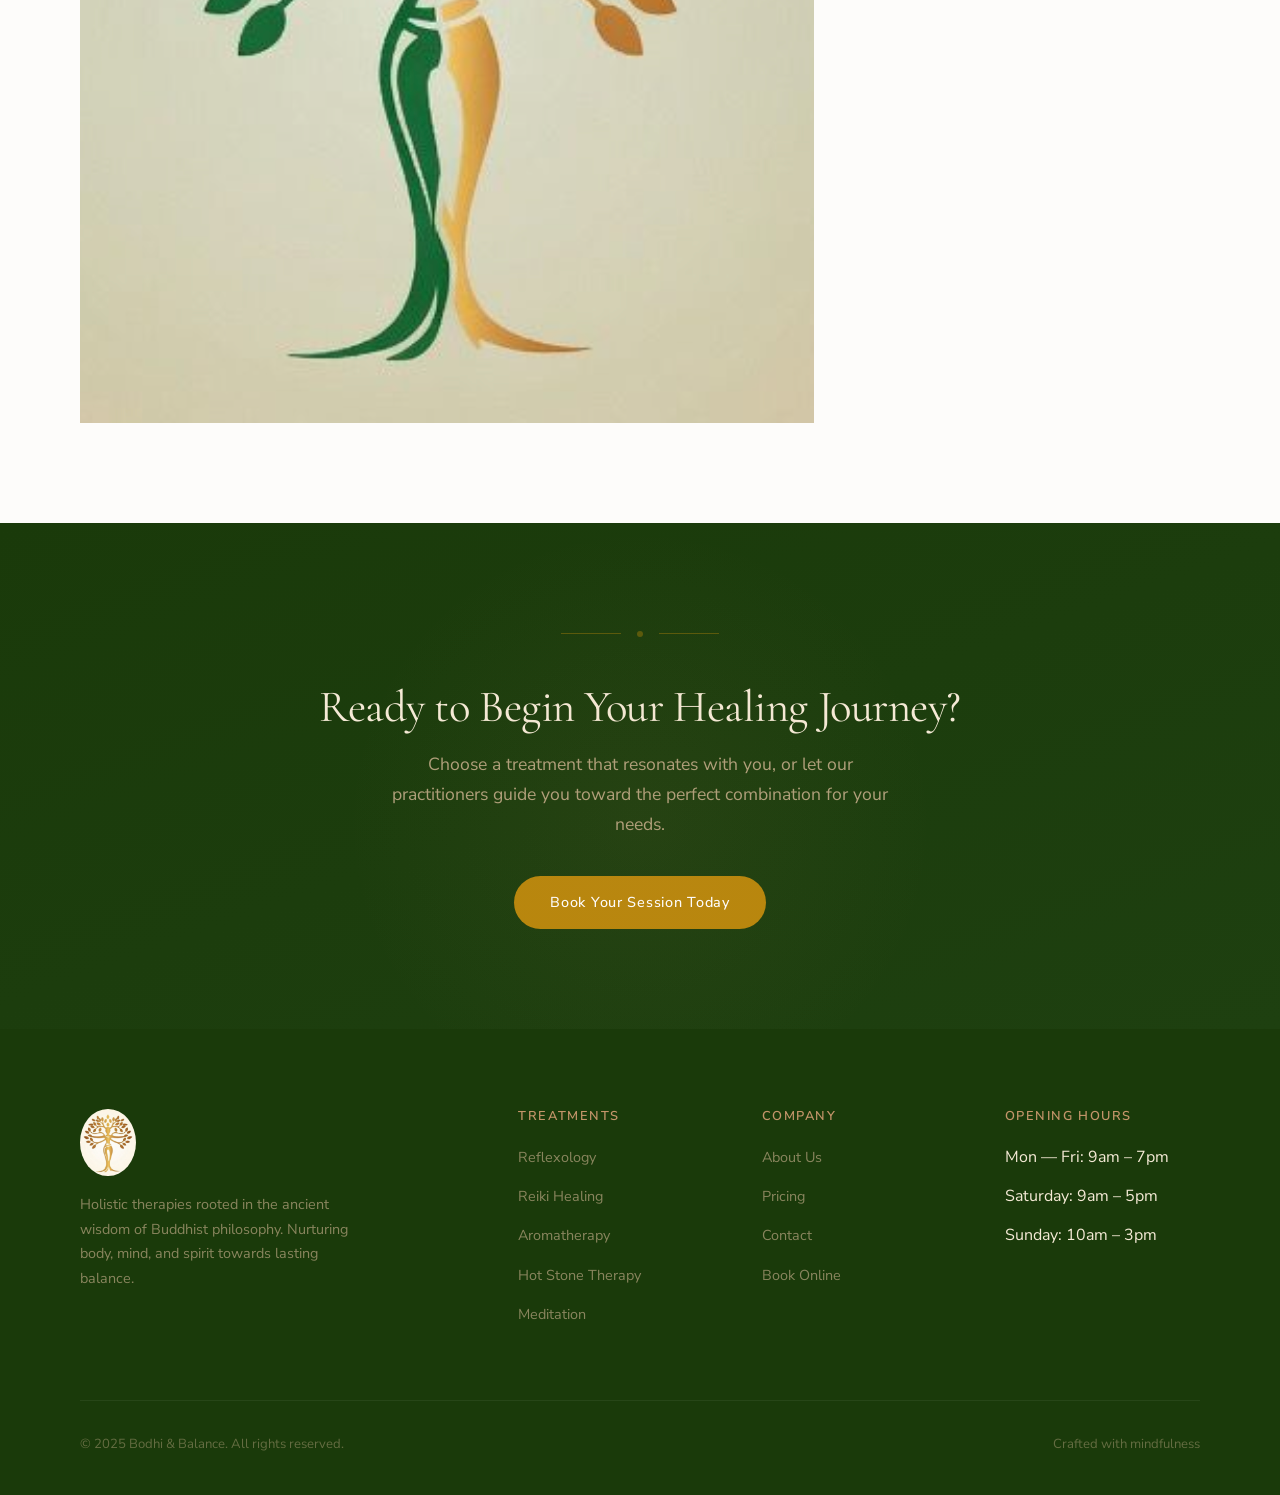
<file: services.html>
<!DOCTYPE html>
<html lang="en">
<head>
  <meta charset="UTF-8">
  <meta name="viewport" content="width=device-width, initial-scale=1.0">
  <title>Our Treatments — Bodhi & Balance Reflexology & Alternative Therapies</title>
  <meta name="description" content="Explore our comprehensive range of holistic treatments including reflexology, reiki, aromatherapy, and more. Each treatment is designed for whole-body healing rooted in Buddhist wisdom.">
  <link rel="icon" href="images/green_logo_v5.png" type="image/png">
  <link rel="stylesheet" href="css/styles.css">
</head>
<body>

<!-- ═══════════ NAVIGATION ═══════════ -->
<nav class="navbar">
  <div class="container">
    <a href="index.html" class="nav-brand">
      <img src="images/green_logo_v5.png" alt="Bodhi & Balance logo">
      <span class="nav-brand-text">Bodhi & Balance</span>
    </a>
    <ul class="nav-links">
      <li><a href="index.html">Home</a></li>
      <li><a href="about.html">About</a></li>
      <li><a href="services.html" class="active">Treatments</a></li>
      <li><a href="pricing.html">Pricing</a></li>
      <li><a href="contact.html">Contact</a></li>
      <li><a href="booking.html" class="nav-book">Book a Session</a></li>
    </ul>
    <button class="nav-toggle" aria-label="Menu">
      <span></span><span></span><span></span>
    </button>
  </div>
</nav>

<!-- ═══════════ PAGE HEADER ═══════════ -->
<section class="page-header">
  <div class="container">
    <h1>Our Treatments</h1>
    <p class="page-subtitle">Holistic therapies designed to restore balance and nurture your whole self</p>
  </div>
</section>

<!-- ═══════════ FEATURED TREATMENT: REFLEXOLOGY ═══════════ -->
<section style="padding: var(--section-padding);">
  <div class="container">
    <div class="featured-treatment-grid">
      <div class="featured-treatment-image fade-in">
        <img src="images/green_logo_v5.png" alt="Reflexology treatment">
      </div>
      <div class="featured-treatment-content fade-in">
        <span class="section-label">Our Signature Treatment</span>
        <h2>Reflexology</h2>
        <p class="treatment-intro">Reflexology is an ancient healing art that recognizes the body's innate wisdom. By applying precise, therapeutic pressure to reflex points on the feet, we activate your body's natural healing responses and restore the free flow of vital energy throughout your entire system.</p>

        <h3>What is Reflexology?</h3>
        <p>Rooted in the understanding that specific points on the feet correspond to organs, glands, and systems throughout the body, reflexology uses skilled touch to stimulate these reflex areas. This gentle yet powerful technique encourages your body to heal itself, releasing tension and promoting deep relaxation at the cellular level.</p>

        <h3>Benefits of Reflexology</h3>
        <ul class="benefits-list">
          <li>Improves sleep quality and reduces insomnia</li>
          <li>Relieves stress, anxiety, and tension throughout the body</li>
          <li>Enhances circulation and supports natural detoxification</li>
          <li>Boosts immune function and overall vitality</li>
          <li>Reduces pain and discomfort in joints and muscles</li>
          <li>Supports digestive health and hormonal balance</li>
          <li>Promotes mental clarity and emotional wellbeing</li>
        </ul>

        <h3>What to Expect in Your Session</h3>
        <p>Your reflexology session begins with a warm welcome and brief consultation to understand your health goals and any areas of concern. You'll recline comfortably as we gently cleanse your feet, then our practitioner applies therapeutic pressure to specific reflex points. Most clients experience deep relaxation during the session. Many report feeling a sense of release, warmth, and profound peace. Sessions typically last 60 minutes.</p>

        <h3>Who is Reflexology For?</h3>
        <p>Reflexology benefits everyone — from those seeking stress relief to individuals managing chronic conditions. Whether you're looking for preventative wellness care, support during life transitions, or relief from specific health concerns, reflexology offers a gentle, non-invasive path to healing. It's suitable for all ages and complements any existing medical treatment.</p>

        <div style="margin-top: 32px;">
          <a href="booking.html" class="btn btn-gold">Book Your Reflexology Session</a>
        </div>
      </div>
    </div>
  </div>
</section>

<!-- ═══════════ TREATMENTS GRID ═══════════ -->
<section class="section-cream">
  <div class="container">
    <div style="text-align: center; max-width: 640px; margin: 0 auto; margin-bottom: 48px;">
      <span class="section-label">Complementary Treatments</span>
      <h2 class="section-title">Additional Therapies for Complete Healing</h2>
      <p class="section-subtitle">Enhance your wellness journey with our carefully curated selection of holistic treatments</p>
    </div>

    <div class="treatments-grid">
      <div class="treatment-card fade-in">
        <div class="treatment-tag">Energy Work</div>
        <h3>Reiki Healing</h3>
        <p>Gentle energy work to clear blockages, balance your chakras, and restore the natural flow of life force energy throughout your body. Experience profound relaxation and accelerated healing.</p>
        <div class="treatment-meta">
          <span class="duration">60 minutes</span>
          <span class="price">£65–£85</span>
        </div>
      </div>

      <div class="treatment-card fade-in">
        <div class="treatment-tag">Aromatherapy</div>
        <h3>Aromatherapy</h3>
        <p>Carefully selected essential oils blended to complement your treatment and personal needs. Enhance relaxation, support emotional balance, and activate your body's natural healing processes.</p>
        <div class="treatment-meta">
          <span class="duration">45 minutes</span>
          <span class="price">£50–£65</span>
        </div>
      </div>

      <div class="treatment-card fade-in">
        <div class="treatment-tag">Heat Therapy</div>
        <h3>Hot Stone Therapy</h3>
        <p>Warm basalt stones placed on key points melt away muscle tension and improve circulation. Enjoy profound physical relaxation and deep emotional release in this luxurious treatment.</p>
        <div class="treatment-meta">
          <span class="duration">75 minutes</span>
          <span class="price">£75–£95</span>
        </div>
      </div>

      <div class="treatment-card fade-in">
        <div class="treatment-tag">Head & Neck</div>
        <h3>Indian Head Massage</h3>
        <p>A deeply calming treatment focusing on the head, neck, and shoulders — releasing tension where stress accumulates most. Leave feeling lighter, clearer, and profoundly relaxed.</p>
        <div class="treatment-meta">
          <span class="duration">45 minutes</span>
          <span class="price">£55–£70</span>
        </div>
      </div>

      <div class="treatment-card fade-in">
        <div class="treatment-tag">Meditation</div>
        <h3>Mindful Meditation</h3>
        <p>Guided meditation sessions rooted in Buddhist practice. Cultivate inner stillness, reduce stress, and develop lasting mental clarity. Available in 30 or 60-minute sessions.</p>
        <div class="treatment-meta">
          <span class="duration">30–60 minutes</span>
          <span class="price">£35–£55</span>
        </div>
      </div>

      <div class="treatment-card fade-in">
        <div class="treatment-tag">Signature Package</div>
        <h3>Combined Reflexology & Reiki</h3>
        <p>Our most transformative offering. Begin with reflexology to balance your physical body, then transition into reiki for energetic healing. A complete journey toward wholeness.</p>
        <div class="treatment-meta">
          <span class="duration">90 minutes</span>
          <span class="price">£120–£150</span>
        </div>
      </div>
    </div>
  </div>
</section>

<!-- ═══════════ HOLISTIC APPROACH ═══════════ -->
<section style="padding: var(--section-padding);">
  <div class="container">
    <div class="holistic-approach-grid">
      <div class="holistic-content fade-in">
        <span class="section-label">Our Philosophy</span>
        <h2>Combining Treatments for Maximum Healing</h2>
        <p>At Bodhi & Balance, we understand that true wellness isn't one-size-fits-all. Every person's journey to balance is unique. That's why many of our clients benefit most from combining treatments — creating a personalized healing experience that addresses body, mind, and spirit simultaneously.</p>

        <h3>Popular Treatment Combinations</h3>
        <div class="combinations-list">
          <div class="combination-item">
            <h4>The Classic Pairing</h4>
            <p><strong>Reflexology + Aromatherapy:</strong> Ground yourself through reflexology while essential oils support emotional balance and relaxation.</p>
          </div>
          <div class="combination-item">
            <h4>The Deep Release</h4>
            <p><strong>Hot Stone Therapy + Indian Head Massage:</strong> Melt away physical tension from your whole body, with special attention to stress-holding areas.</p>
          </div>
          <div class="combination-item">
            <h4>The Complete Balance</h4>
            <p><strong>Reflexology + Reiki + Meditation:</strong> A full-spectrum healing experience addressing physical, energetic, and spiritual wellbeing.</p>
          </div>
          <div class="combination-item">
            <h4>The Mindful Reset</h4>
            <p><strong>Guided Meditation + Reflexology:</strong> Begin with mental clarity, then allow your body to heal as stress dissolves.</p>
          </div>
        </div>

        <p style="margin-top: 24px; font-style: italic;">Our practitioners are happy to recommend personalized treatment combinations based on your unique needs and wellness goals. During your consultation, we'll discuss the best approach for your journey.</p>
      </div>

      <div class="holistic-image fade-in">
        <img src="images/Mixed_logo_v5.png" alt="Holistic wellness illustration">
      </div>
    </div>
  </div>
</section>

<!-- ═══════════ CTA ═══════════ -->
<section class="cta-section">
  <div class="container">
    <div class="divider" style="margin-bottom: 36px;">
      <div class="divider-line"></div>
      <div class="divider-dot"></div>
      <div class="divider-line"></div>
    </div>
    <h2>Ready to Begin Your Healing Journey?</h2>
    <p>Choose a treatment that resonates with you, or let our practitioners guide you toward the perfect combination for your needs.</p>
    <a href="booking.html" class="btn btn-gold">Book Your Session Today</a>
  </div>
</section>

<!-- ═══════════ FOOTER ═══════════ -->
<footer class="footer">
  <div class="container">
    <div class="footer-grid">
      <div class="footer-brand">
        <img src="images/Golden_logo_v5.png" alt="Bodhi & Balance">
        <p>Holistic therapies rooted in the ancient wisdom of Buddhist philosophy. Nurturing body, mind, and spirit towards lasting balance.</p>
      </div>
      <div>
        <h4>Treatments</h4>
        <ul>
          <li><a href="services.html">Reflexology</a></li>
          <li><a href="services.html">Reiki Healing</a></li>
          <li><a href="services.html">Aromatherapy</a></li>
          <li><a href="services.html">Hot Stone Therapy</a></li>
          <li><a href="services.html">Meditation</a></li>
        </ul>
      </div>
      <div>
        <h4>Company</h4>
        <ul>
          <li><a href="about.html">About Us</a></li>
          <li><a href="pricing.html">Pricing</a></li>
          <li><a href="contact.html">Contact</a></li>
          <li><a href="booking.html">Book Online</a></li>
        </ul>
      </div>
      <div>
        <h4>Opening Hours</h4>
        <ul>
          <li>Mon — Fri: 9am – 7pm</li>
          <li>Saturday: 9am – 5pm</li>
          <li>Sunday: 10am – 3pm</li>
        </ul>
      </div>
    </div>
    <div class="footer-bottom">
      <span>&copy; 2025 Bodhi & Balance. All rights reserved.</span>
      <span>Crafted with mindfulness</span>
    </div>
  </div>
</footer>

<script src="js/main.js"></script>
</body>
</html>
</file>
<file: css/styles.css>
/* ═══════════════════════════════════════════════
   BODHI & BALANCE — Global Styles
   Theme: Dark green + warm golden brown
   ═══════════════════════════════════════════════ */

@import url('https://fonts.googleapis.com/css2?family=Cormorant+Garamond:ital,wght@0,300;0,400;0,500;0,600;0,700;1,300;1,400&family=Nunito+Sans:wght@300;400;500;600&display=swap');

:root {
  /* Primary palette */
  --green-deep: #1a3a0a;
  --green-dark: #2d5016;
  --green-mid: #3a6b1e;
  --green-soft: #4a8c2a;
  --green-light: #6aad3d;
  --green-pale: #e8f0e2;

  /* Golden brown palette */
  --gold-dark: #8b6914;
  --gold: #b8860b;
  --gold-warm: #c4956a;
  --gold-light: #d4b896;
  --gold-pale: #f5ead6;
  --gold-cream: #faf6ef;

  /* Neutrals */
  --white: #ffffff;
  --off-white: #fdfcfa;
  --gray-light: #f0ede8;
  --gray-mid: #9a9489;
  --gray-dark: #5a554d;
  --text-primary: #2a2520;
  --text-secondary: #5a554d;

  /* Typography */
  --font-heading: 'Cormorant Garamond', Georgia, serif;
  --font-body: 'Nunito Sans', -apple-system, sans-serif;

  /* Spacing */
  --section-padding: 100px 0;
  --container-width: 1200px;
  --nav-height: 80px;

  /* Transitions */
  --ease-gentle: cubic-bezier(0.25, 0.1, 0.25, 1);
}

/* ═══════════ RESET & BASE ═══════════ */
*, *::before, *::after { box-sizing: border-box; margin: 0; padding: 0; }

html {
  scroll-behavior: smooth;
  font-size: 16px;
  -webkit-font-smoothing: antialiased;
  -moz-osx-font-smoothing: grayscale;
}

body {
  font-family: var(--font-body);
  font-weight: 400;
  color: var(--text-primary);
  background: var(--off-white);
  line-height: 1.7;
  overflow-x: hidden;
}

img { max-width: 100%; height: auto; display: block; }
a { color: inherit; text-decoration: none; }

.container {
  max-width: var(--container-width);
  margin: 0 auto;
  padding: 0 40px;
}

/* ═══════════ TYPOGRAPHY ═══════════ */
h1, h2, h3, h4, h5 {
  font-family: var(--font-heading);
  font-weight: 400;
  line-height: 1.2;
  color: var(--green-deep);
}

h1 { font-size: clamp(2.8rem, 5vw, 4.2rem); letter-spacing: -0.02em; }
h2 { font-size: clamp(2rem, 3.5vw, 3rem); letter-spacing: -0.01em; }
h3 { font-size: clamp(1.4rem, 2vw, 1.8rem); }
h4 { font-size: 1.25rem; font-weight: 500; }

p { margin-bottom: 1em; color: var(--text-secondary); }
p:last-child { margin-bottom: 0; }

.section-label {
  font-family: var(--font-body);
  font-size: 0.75rem;
  font-weight: 600;
  letter-spacing: 0.2em;
  text-transform: uppercase;
  color: var(--gold);
  margin-bottom: 16px;
  display: block;
}

.section-title { margin-bottom: 24px; }

.section-subtitle {
  font-family: var(--font-heading);
  font-size: 1.25rem;
  font-style: italic;
  color: var(--gray-mid);
  font-weight: 300;
  max-width: 600px;
}

/* ═══════════ BUTTONS ═══════════ */
.btn {
  display: inline-flex;
  align-items: center;
  gap: 8px;
  padding: 14px 36px;
  border-radius: 50px;
  font-family: var(--font-body);
  font-size: 0.9rem;
  font-weight: 500;
  letter-spacing: 0.05em;
  cursor: pointer;
  border: none;
  transition: all 0.4s var(--ease-gentle);
  text-decoration: none;
}

.btn-primary {
  background: var(--green-dark);
  color: var(--gold-pale);
}
.btn-primary:hover {
  background: var(--green-mid);
  transform: translateY(-2px);
  box-shadow: 0 8px 30px rgba(45, 80, 22, 0.3);
}

.btn-outline {
  background: transparent;
  color: var(--green-dark);
  border: 1.5px solid var(--green-dark);
}
.btn-outline:hover {
  background: var(--green-dark);
  color: var(--gold-pale);
  transform: translateY(-2px);
}

.btn-gold {
  background: var(--gold);
  color: var(--white);
}
.btn-gold:hover {
  background: var(--gold-dark);
  transform: translateY(-2px);
  box-shadow: 0 8px 30px rgba(184, 134, 11, 0.3);
}

/* ═══════════ NAVIGATION ═══════════ */
.navbar {
  position: fixed;
  top: 0;
  left: 0;
  right: 0;
  z-index: 1000;
  height: var(--nav-height);
  display: flex;
  align-items: center;
  transition: all 0.4s var(--ease-gentle);
  background: transparent;
}

.navbar.scrolled {
  background: rgba(253, 252, 250, 0.95);
  backdrop-filter: blur(20px);
  box-shadow: 0 1px 0 rgba(0, 0, 0, 0.06);
}

.navbar .container {
  display: flex;
  align-items: center;
  justify-content: space-between;
  width: 100%;
}

.nav-brand {
  display: flex;
  align-items: center;
  gap: 14px;
}

.nav-brand img {
  width: 48px;
  height: 48px;
  border-radius: 50%;
  object-fit: cover;
  background: var(--gold-pale);
}

.nav-brand-text {
  font-family: var(--font-heading);
  font-size: 1.5rem;
  font-weight: 400;
  color: var(--green-deep);
  letter-spacing: 0.02em;
}

.navbar:not(.scrolled) .nav-brand-text { color: var(--gold-pale); }
.navbar:not(.scrolled) .nav-links a { color: var(--gold-pale); }
.navbar:not(.scrolled) .nav-book { border-color: var(--gold-pale); color: var(--gold-pale); }
.navbar:not(.scrolled) .nav-book:hover { background: var(--gold-pale); color: var(--green-deep); }

.nav-links {
  display: flex;
  align-items: center;
  gap: 36px;
  list-style: none;
}

.nav-links a {
  font-size: 0.88rem;
  font-weight: 500;
  letter-spacing: 0.04em;
  color: var(--text-secondary);
  transition: color 0.3s;
  position: relative;
}

.nav-links a::after {
  content: '';
  position: absolute;
  bottom: -4px;
  left: 0;
  width: 0;
  height: 1.5px;
  background: var(--gold);
  transition: width 0.3s var(--ease-gentle);
}

.nav-links a:hover::after,
.nav-links a.active::after { width: 100%; }

.nav-book {
  padding: 10px 28px;
  border: 1.5px solid var(--green-dark);
  border-radius: 50px;
  font-size: 0.85rem;
  font-weight: 600;
  letter-spacing: 0.05em;
  color: var(--green-dark);
  transition: all 0.3s var(--ease-gentle);
}

.nav-book:hover {
  background: var(--green-dark);
  color: var(--gold-pale);
}

/* Mobile menu toggle */
.nav-toggle {
  display: none;
  flex-direction: column;
  gap: 5px;
  background: none;
  border: none;
  cursor: pointer;
  padding: 5px;
}
.nav-toggle span {
  width: 24px;
  height: 2px;
  background: var(--green-deep);
  transition: all 0.3s;
  border-radius: 2px;
}
.navbar:not(.scrolled) .nav-toggle span { background: var(--gold-pale); }

/* ═══════════ HERO ═══════════ */
.hero {
  position: relative;
  min-height: 100vh;
  display: flex;
  align-items: center;
  background: linear-gradient(160deg, var(--green-deep) 0%, #1e4010 40%, var(--green-dark) 100%);
  overflow: hidden;
}

.hero::before {
  content: '';
  position: absolute;
  top: -50%;
  right: -20%;
  width: 80%;
  height: 150%;
  background: radial-gradient(ellipse, rgba(196, 149, 106, 0.08) 0%, transparent 70%);
  pointer-events: none;
}

.hero::after {
  content: '';
  position: absolute;
  bottom: 0;
  left: 0;
  right: 0;
  height: 120px;
  background: linear-gradient(to top, var(--off-white), transparent);
  pointer-events: none;
}

.hero-content {
  position: relative;
  z-index: 2;
  max-width: 680px;
}

.hero h1 {
  color: var(--gold-pale);
  margin-bottom: 24px;
  font-weight: 300;
}

.hero h1 em {
  font-style: italic;
  color: var(--gold-warm);
}

.hero p {
  color: rgba(212, 184, 150, 0.85);
  font-size: 1.15rem;
  line-height: 1.8;
  margin-bottom: 40px;
  max-width: 520px;
}

.hero-buttons { display: flex; gap: 16px; flex-wrap: wrap; }

.hero-logo {
  position: absolute;
  right: 8%;
  top: 50%;
  transform: translateY(-50%);
  width: 420px;
  height: 420px;
  opacity: 0.4;
  z-index: 1;
  border-radius: 50%;
  overflow: hidden;
}

.hero-logo img {
  width: 100%;
  height: 100%;
  object-fit: cover;
}

/* ═══════════ SECTIONS ═══════════ */
section { padding: var(--section-padding); }

.section-green {
  background: var(--green-deep);
  color: var(--gold-pale);
}
.section-green h2, .section-green h3 { color: var(--gold-pale); }
.section-green p { color: rgba(212, 184, 150, 0.8); }
.section-green .section-label { color: var(--gold-warm); }

.section-cream { background: var(--gold-cream); }
.section-soft { background: var(--gray-light); }

/* ═══════════ FEATURE CARDS ═══════════ */
.features-grid {
  display: grid;
  grid-template-columns: repeat(3, 1fr);
  gap: 32px;
  margin-top: 60px;
}

.feature-card {
  padding: 48px 36px;
  background: var(--white);
  border-radius: 16px;
  border: 1px solid rgba(0, 0, 0, 0.04);
  transition: all 0.4s var(--ease-gentle);
}

.feature-card:hover {
  transform: translateY(-6px);
  box-shadow: 0 20px 60px rgba(0, 0, 0, 0.06);
}

.feature-icon {
  width: 56px;
  height: 56px;
  border-radius: 14px;
  background: var(--green-pale);
  display: flex;
  align-items: center;
  justify-content: center;
  margin-bottom: 28px;
  font-size: 1.5rem;
}

.feature-card h3 { margin-bottom: 14px; }
.feature-card p { font-size: 0.95rem; }

/* ═══════════ PHILOSOPHY SECTION ═══════════ */
.philosophy-grid {
  display: grid;
  grid-template-columns: 1fr 1fr;
  gap: 80px;
  align-items: center;
  margin-top: 60px;
}

.philosophy-image {
  width: 100%;
  aspect-ratio: 4/5;
  border-radius: 24px;
  background: linear-gradient(135deg, var(--green-deep), var(--green-dark));
  display: flex;
  align-items: center;
  justify-content: center;
  overflow: hidden;
  position: relative;
}

.philosophy-image img {
  width: 80%;
  opacity: 0.85;
  border-radius: 50%;
}

.philosophy-content h2 { margin-bottom: 20px; }
.philosophy-content p { margin-bottom: 16px; font-size: 1.05rem; }

.philosophy-values {
  display: flex;
  flex-direction: column;
  gap: 20px;
  margin-top: 32px;
}

.value-item {
  display: flex;
  align-items: flex-start;
  gap: 16px;
}

.value-dot {
  width: 10px;
  height: 10px;
  border-radius: 50%;
  background: var(--gold);
  margin-top: 8px;
  flex-shrink: 0;
}

.value-item h4 { margin-bottom: 4px; font-family: var(--font-heading); color: var(--green-dark); }
.value-item p { font-size: 0.92rem; margin: 0; }

/* ═══════════ TREATMENTS ═══════════ */
.treatments-grid {
  display: grid;
  grid-template-columns: repeat(2, 1fr);
  gap: 32px;
  margin-top: 60px;
}

.treatment-card {
  padding: 44px 40px;
  background: var(--white);
  border-radius: 20px;
  border: 1px solid rgba(0, 0, 0, 0.04);
  transition: all 0.4s var(--ease-gentle);
  position: relative;
  overflow: hidden;
}

.treatment-card::before {
  content: '';
  position: absolute;
  top: 0;
  left: 0;
  width: 4px;
  height: 0;
  background: linear-gradient(to bottom, var(--gold), var(--green-mid));
  transition: height 0.4s var(--ease-gentle);
  border-radius: 0 4px 4px 0;
}

.treatment-card:hover::before { height: 100%; }

.treatment-card:hover {
  transform: translateY(-4px);
  box-shadow: 0 16px 48px rgba(0, 0, 0, 0.06);
}

.treatment-tag {
  display: inline-block;
  padding: 4px 14px;
  border-radius: 20px;
  background: var(--gold-pale);
  color: var(--gold-dark);
  font-size: 0.75rem;
  font-weight: 600;
  letter-spacing: 0.08em;
  margin-bottom: 20px;
}

.treatment-card h3 { margin-bottom: 12px; }
.treatment-card p { font-size: 0.95rem; margin-bottom: 20px; }

.treatment-meta {
  display: flex;
  gap: 20px;
  color: var(--gray-mid);
  font-size: 0.85rem;
}

/* ═══════════ TESTIMONIALS ═══════════ */
.testimonials-container {
  margin-top: 60px;
  display: grid;
  grid-template-columns: repeat(3, 1fr);
  gap: 32px;
}

.testimonial-card {
  padding: 40px 36px;
  background: var(--white);
  border-radius: 16px;
  border: 1px solid rgba(0, 0, 0, 0.04);
}

.testimonial-stars {
  color: var(--gold);
  font-size: 0.9rem;
  letter-spacing: 2px;
  margin-bottom: 20px;
}

.testimonial-card blockquote {
  font-family: var(--font-heading);
  font-size: 1.15rem;
  font-style: italic;
  color: var(--text-primary);
  line-height: 1.6;
  margin-bottom: 24px;
}

.testimonial-author {
  font-size: 0.85rem;
  font-weight: 600;
  color: var(--green-dark);
}

.testimonial-role {
  font-size: 0.8rem;
  color: var(--gray-mid);
}

/* ═══════════ PRICING ═══════════ */
.pricing-grid {
  display: grid;
  grid-template-columns: repeat(3, 1fr);
  gap: 32px;
  margin-top: 60px;
}

.pricing-card {
  padding: 48px 40px;
  background: var(--white);
  border-radius: 20px;
  border: 1px solid rgba(0, 0, 0, 0.04);
  text-align: center;
  transition: all 0.4s var(--ease-gentle);
  position: relative;
}

.pricing-card.featured {
  background: var(--green-deep);
  border: none;
  transform: scale(1.04);
}
.pricing-card.featured h3 { color: var(--gold-pale); }
.pricing-card.featured .pricing-amount { color: var(--gold-warm); }
.pricing-card.featured p, .pricing-card.featured li { color: rgba(212, 184, 150, 0.8); }
.pricing-card.featured .pricing-label { color: var(--gold-warm); }

.pricing-card:hover {
  transform: translateY(-6px);
  box-shadow: 0 20px 60px rgba(0, 0, 0, 0.08);
}
.pricing-card.featured:hover {
  transform: scale(1.04) translateY(-6px);
}

.pricing-label {
  font-size: 0.75rem;
  font-weight: 600;
  letter-spacing: 0.15em;
  text-transform: uppercase;
  color: var(--gold);
  margin-bottom: 12px;
}

.pricing-card h3 { margin-bottom: 8px; }

.pricing-amount {
  font-family: var(--font-heading);
  font-size: 3rem;
  font-weight: 300;
  color: var(--green-deep);
  margin: 20px 0 8px;
}

.pricing-duration {
  font-size: 0.85rem;
  color: var(--gray-mid);
  margin-bottom: 28px;
}

.pricing-features {
  list-style: none;
  text-align: left;
  margin-bottom: 36px;
}

.pricing-features li {
  padding: 10px 0;
  font-size: 0.92rem;
  color: var(--text-secondary);
  border-bottom: 1px solid rgba(0, 0, 0, 0.04);
  display: flex;
  align-items: center;
  gap: 10px;
}

.pricing-features li::before {
  content: '✓';
  color: var(--green-mid);
  font-weight: 700;
  font-size: 0.8rem;
}
.pricing-card.featured .pricing-features li::before { color: var(--gold-warm); }
.pricing-card.featured .pricing-features li { border-color: rgba(255,255,255,0.08); }

/* ═══════════ CONTACT / BOOKING ═══════════ */
.contact-grid {
  display: grid;
  grid-template-columns: 1fr 1fr;
  gap: 60px;
  margin-top: 60px;
}

.form-group { margin-bottom: 24px; }

.form-group label {
  display: block;
  font-size: 0.85rem;
  font-weight: 500;
  color: var(--text-primary);
  margin-bottom: 8px;
}

.form-group input,
.form-group textarea,
.form-group select {
  width: 100%;
  padding: 14px 18px;
  border: 1.5px solid rgba(0, 0, 0, 0.08);
  border-radius: 12px;
  font-family: var(--font-body);
  font-size: 0.95rem;
  background: var(--white);
  color: var(--text-primary);
  transition: border-color 0.3s;
  outline: none;
}

.form-group input:focus,
.form-group textarea:focus,
.form-group select:focus {
  border-color: var(--green-mid);
  box-shadow: 0 0 0 3px rgba(58, 107, 30, 0.08);
}

.form-group textarea { min-height: 140px; resize: vertical; }

.contact-info-card {
  padding: 40px;
  background: var(--green-deep);
  border-radius: 20px;
  color: var(--gold-pale);
}

.contact-info-card h3 { color: var(--gold-pale); margin-bottom: 20px; }
.contact-info-card p { color: rgba(212, 184, 150, 0.8); }

.contact-detail {
  display: flex;
  align-items: flex-start;
  gap: 16px;
  margin-bottom: 28px;
}

.contact-detail-icon {
  width: 44px;
  height: 44px;
  border-radius: 12px;
  background: rgba(196, 149, 106, 0.15);
  display: flex;
  align-items: center;
  justify-content: center;
  flex-shrink: 0;
  font-size: 1.1rem;
}

.contact-detail h4 {
  font-family: var(--font-body);
  font-size: 0.85rem;
  font-weight: 600;
  color: var(--gold-warm);
  margin-bottom: 4px;
}

.contact-detail p { font-size: 0.95rem; margin: 0; }

/* ═══════════ BOOKING CALENDAR ═══════════ */
.booking-slots {
  display: grid;
  grid-template-columns: repeat(auto-fill, minmax(160px, 1fr));
  gap: 12px;
  margin-top: 24px;
}

.time-slot {
  padding: 14px;
  border: 1.5px solid rgba(0, 0, 0, 0.08);
  border-radius: 12px;
  text-align: center;
  cursor: pointer;
  transition: all 0.3s;
  font-size: 0.9rem;
}

.time-slot:hover, .time-slot.selected {
  border-color: var(--green-mid);
  background: var(--green-pale);
  color: var(--green-deep);
}

/* ═══════════ CTA SECTION ═══════════ */
.cta-section {
  padding: 100px 0;
  text-align: center;
  background: linear-gradient(160deg, var(--green-deep), #1e4010);
  position: relative;
  overflow: hidden;
}

.cta-section::before {
  content: '';
  position: absolute;
  top: 0;
  left: 50%;
  transform: translateX(-50%);
  width: 600px;
  height: 600px;
  background: radial-gradient(circle, rgba(196, 149, 106, 0.06) 0%, transparent 70%);
  pointer-events: none;
}

.cta-section h2 { color: var(--gold-pale); margin-bottom: 16px; }
.cta-section p { color: rgba(212, 184, 150, 0.8); max-width: 500px; margin: 0 auto 36px; font-size: 1.1rem; }

/* ═══════════ FOOTER ═══════════ */
.footer {
  background: var(--green-deep);
  color: var(--gold-pale);
  padding: 80px 0 40px;
}

.footer-grid {
  display: grid;
  grid-template-columns: 2fr 1fr 1fr 1fr;
  gap: 48px;
  margin-bottom: 60px;
}

.footer-brand img { width: 56px; margin-bottom: 16px; border-radius: 50%; object-fit: cover; }
.footer-brand p { color: rgba(212, 184, 150, 0.6); font-size: 0.9rem; max-width: 280px; }

.footer h4 {
  color: var(--gold-warm);
  font-family: var(--font-body);
  font-size: 0.8rem;
  font-weight: 600;
  letter-spacing: 0.12em;
  text-transform: uppercase;
  margin-bottom: 20px;
}

.footer ul { list-style: none; }
.footer li { margin-bottom: 12px; }
.footer a {
  color: rgba(212, 184, 150, 0.6);
  font-size: 0.9rem;
  transition: color 0.3s;
}
.footer a:hover { color: var(--gold-pale); }

.footer-bottom {
  padding-top: 32px;
  border-top: 1px solid rgba(255, 255, 255, 0.06);
  display: flex;
  justify-content: space-between;
  align-items: center;
  font-size: 0.82rem;
  color: rgba(212, 184, 150, 0.4);
}

/* ═══════════ ANIMATIONS ═══════════ */
.fade-in {
  opacity: 0;
  transform: translateY(30px);
  transition: opacity 0.8s var(--ease-gentle), transform 0.8s var(--ease-gentle);
}

.fade-in.visible {
  opacity: 1;
  transform: translateY(0);
}

/* ═══════════ PAGE HEADERS ═══════════ */
.page-header {
  padding: 160px 0 80px;
  background: linear-gradient(160deg, var(--green-deep), #1e4010);
  text-align: center;
}

.page-header h1 { color: var(--gold-pale); margin-bottom: 16px; }
.page-header p { color: rgba(212, 184, 150, 0.8); max-width: 560px; margin: 0 auto; font-size: 1.1rem; }

/* ═══════════ ABOUT PAGE ═══════════ */
.about-story {
  display: grid;
  grid-template-columns: 1fr 1fr;
  gap: 80px;
  align-items: center;
}

.about-story p { font-size: 1.05rem; }

.team-grid {
  display: grid;
  grid-template-columns: repeat(3, 1fr);
  gap: 40px;
  margin-top: 60px;
}

.team-card {
  text-align: center;
}

.team-avatar {
  width: 160px;
  height: 160px;
  border-radius: 50%;
  background: linear-gradient(135deg, var(--green-pale), var(--gold-pale));
  margin: 0 auto 24px;
  display: flex;
  align-items: center;
  justify-content: center;
  font-size: 3rem;
}

.team-card h3 { margin-bottom: 4px; font-size: 1.3rem; }
.team-card .role { color: var(--gold); font-size: 0.85rem; font-weight: 500; margin-bottom: 12px; }
.team-card p { font-size: 0.9rem; }

/* ═══════════ RESPONSIVE ═══════════ */
@media (max-width: 1024px) {
  .features-grid, .testimonials-container, .pricing-grid { grid-template-columns: repeat(2, 1fr); }
  .pricing-card.featured { transform: none; }
  .pricing-card.featured:hover { transform: translateY(-6px); }
  .footer-grid { grid-template-columns: 1fr 1fr; }
  .hero-logo { display: none; }
}

@media (max-width: 768px) {
  :root { --section-padding: 72px 0; --nav-height: 68px; }
  .container { padding: 0 24px; }

  .nav-links { display: none; }
  .nav-toggle { display: flex; }

  .nav-links.open {
    display: flex;
    flex-direction: column;
    position: absolute;
    top: var(--nav-height);
    left: 0;
    right: 0;
    background: var(--white);
    padding: 24px;
    gap: 16px;
    box-shadow: 0 8px 30px rgba(0, 0, 0, 0.08);
  }
  .nav-links.open a { color: var(--text-primary); }

  .features-grid, .treatments-grid, .testimonials-container, .pricing-grid,
  .contact-grid, .about-story, .philosophy-grid, .team-grid {
    grid-template-columns: 1fr;
  }

  .philosophy-grid { gap: 40px; }
  .footer-grid { grid-template-columns: 1fr; }
  .footer-bottom { flex-direction: column; gap: 12px; text-align: center; }
  .hero-buttons { flex-direction: column; }
}

/* ═══════════ DECORATIVE DIVIDER ═══════════ */
.divider {
  display: flex;
  align-items: center;
  justify-content: center;
  gap: 16px;
  margin: 0 auto;
  padding: 8px 0;
  opacity: 0.4;
}

.divider-line { width: 60px; height: 1px; background: var(--gold); }
.divider-dot { width: 6px; height: 6px; border-radius: 50%; background: var(--gold); }
</file>
